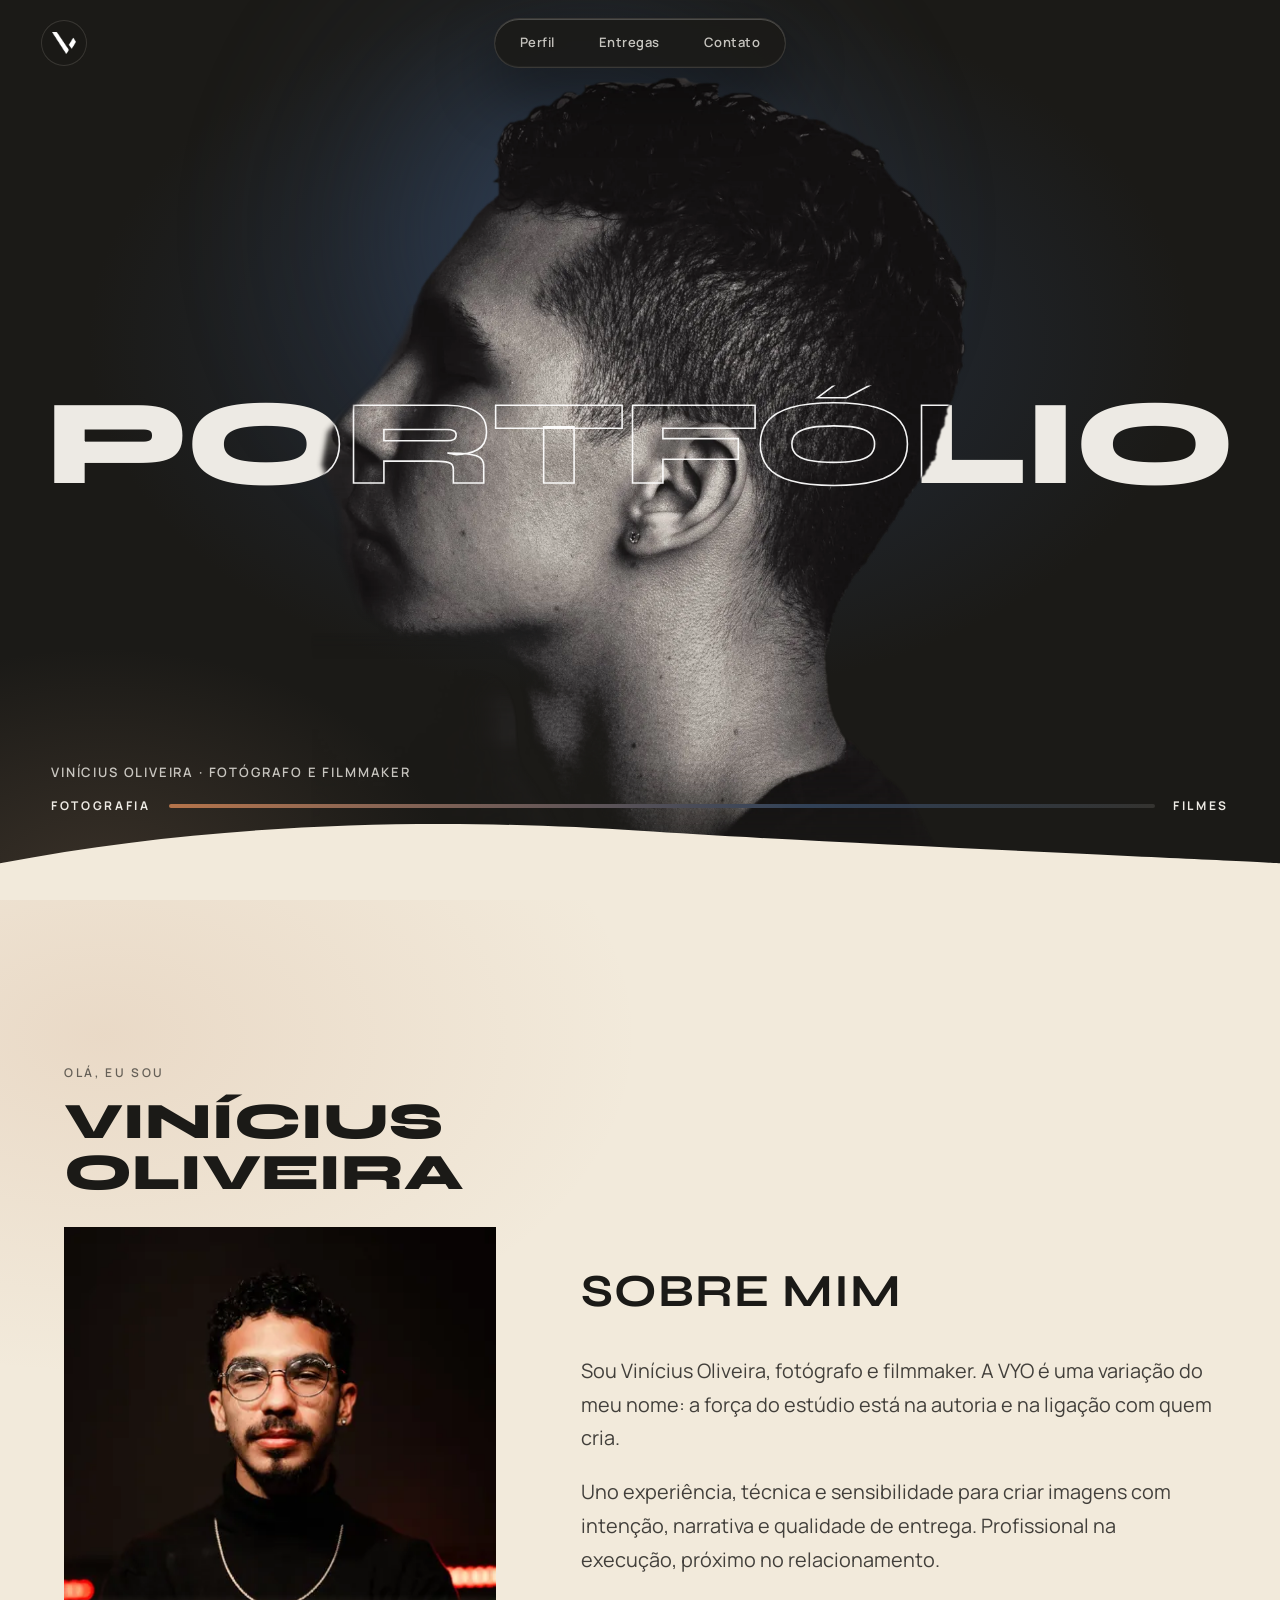
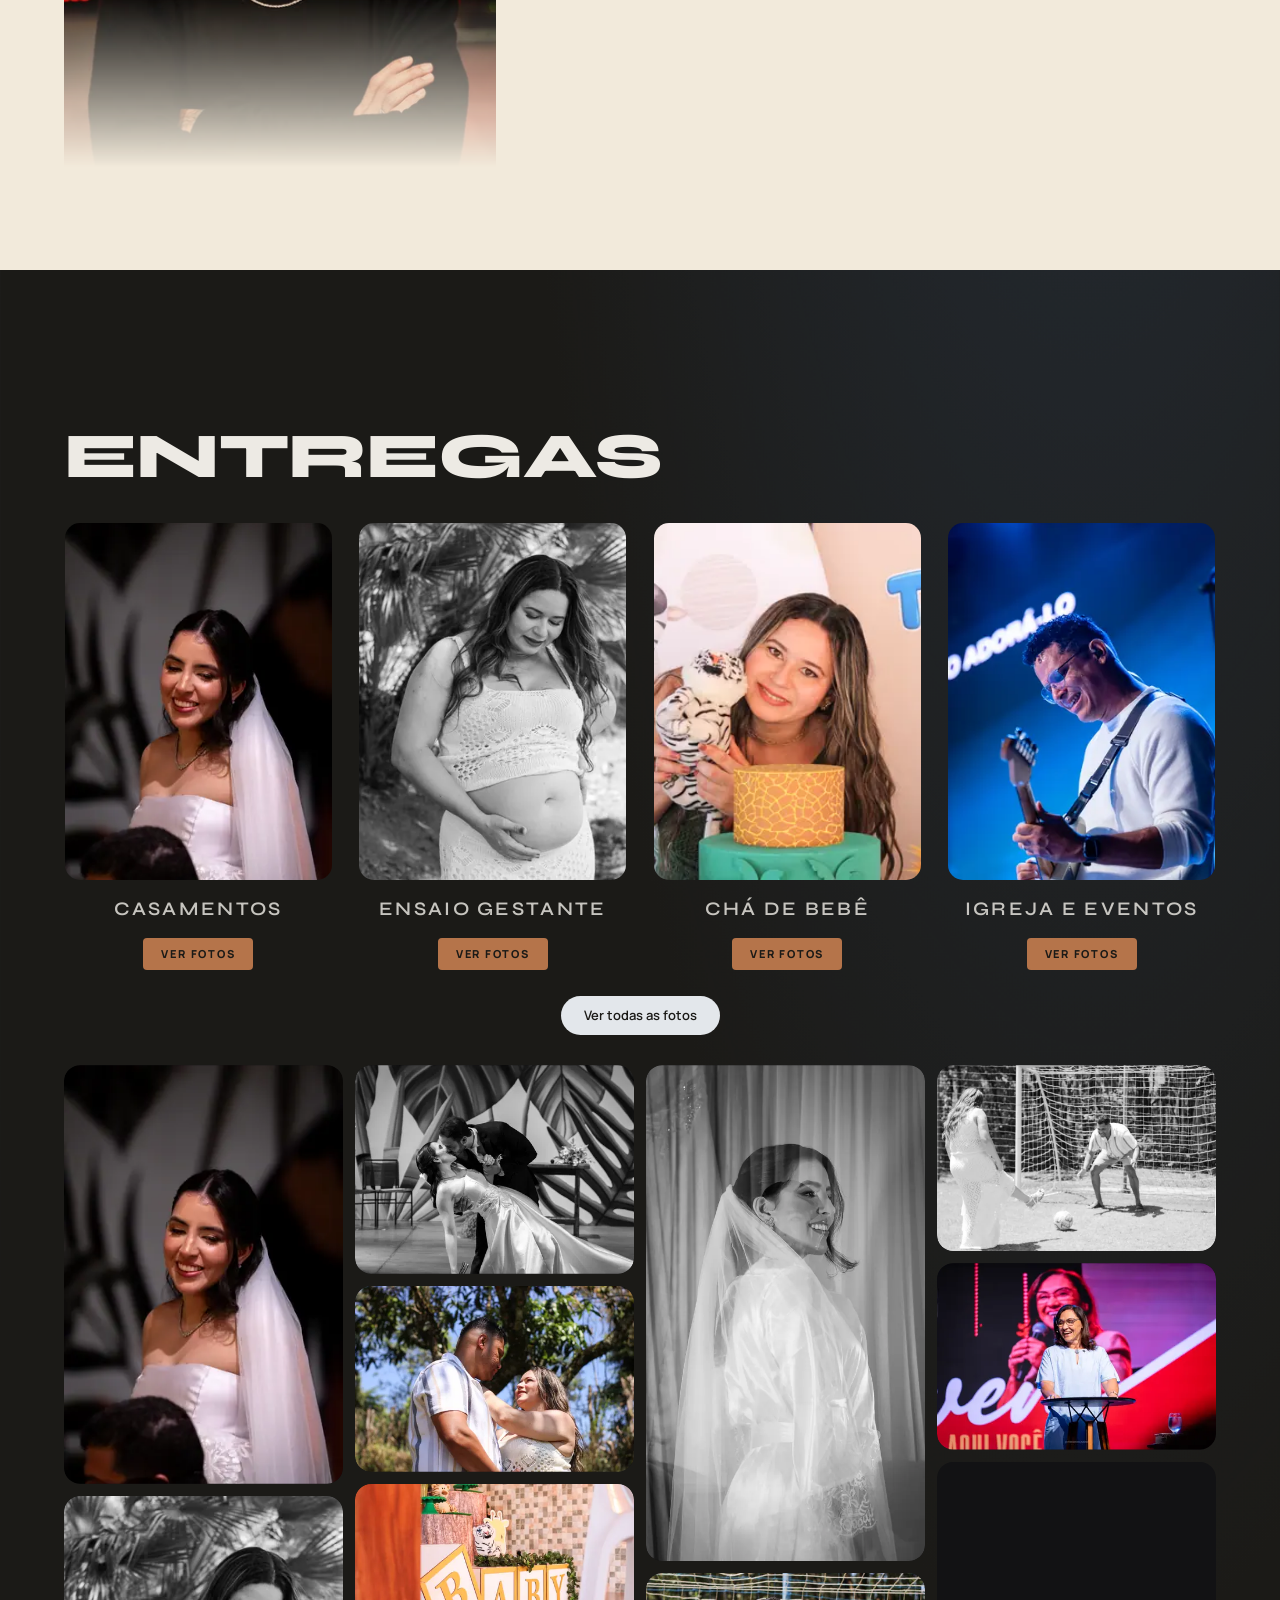
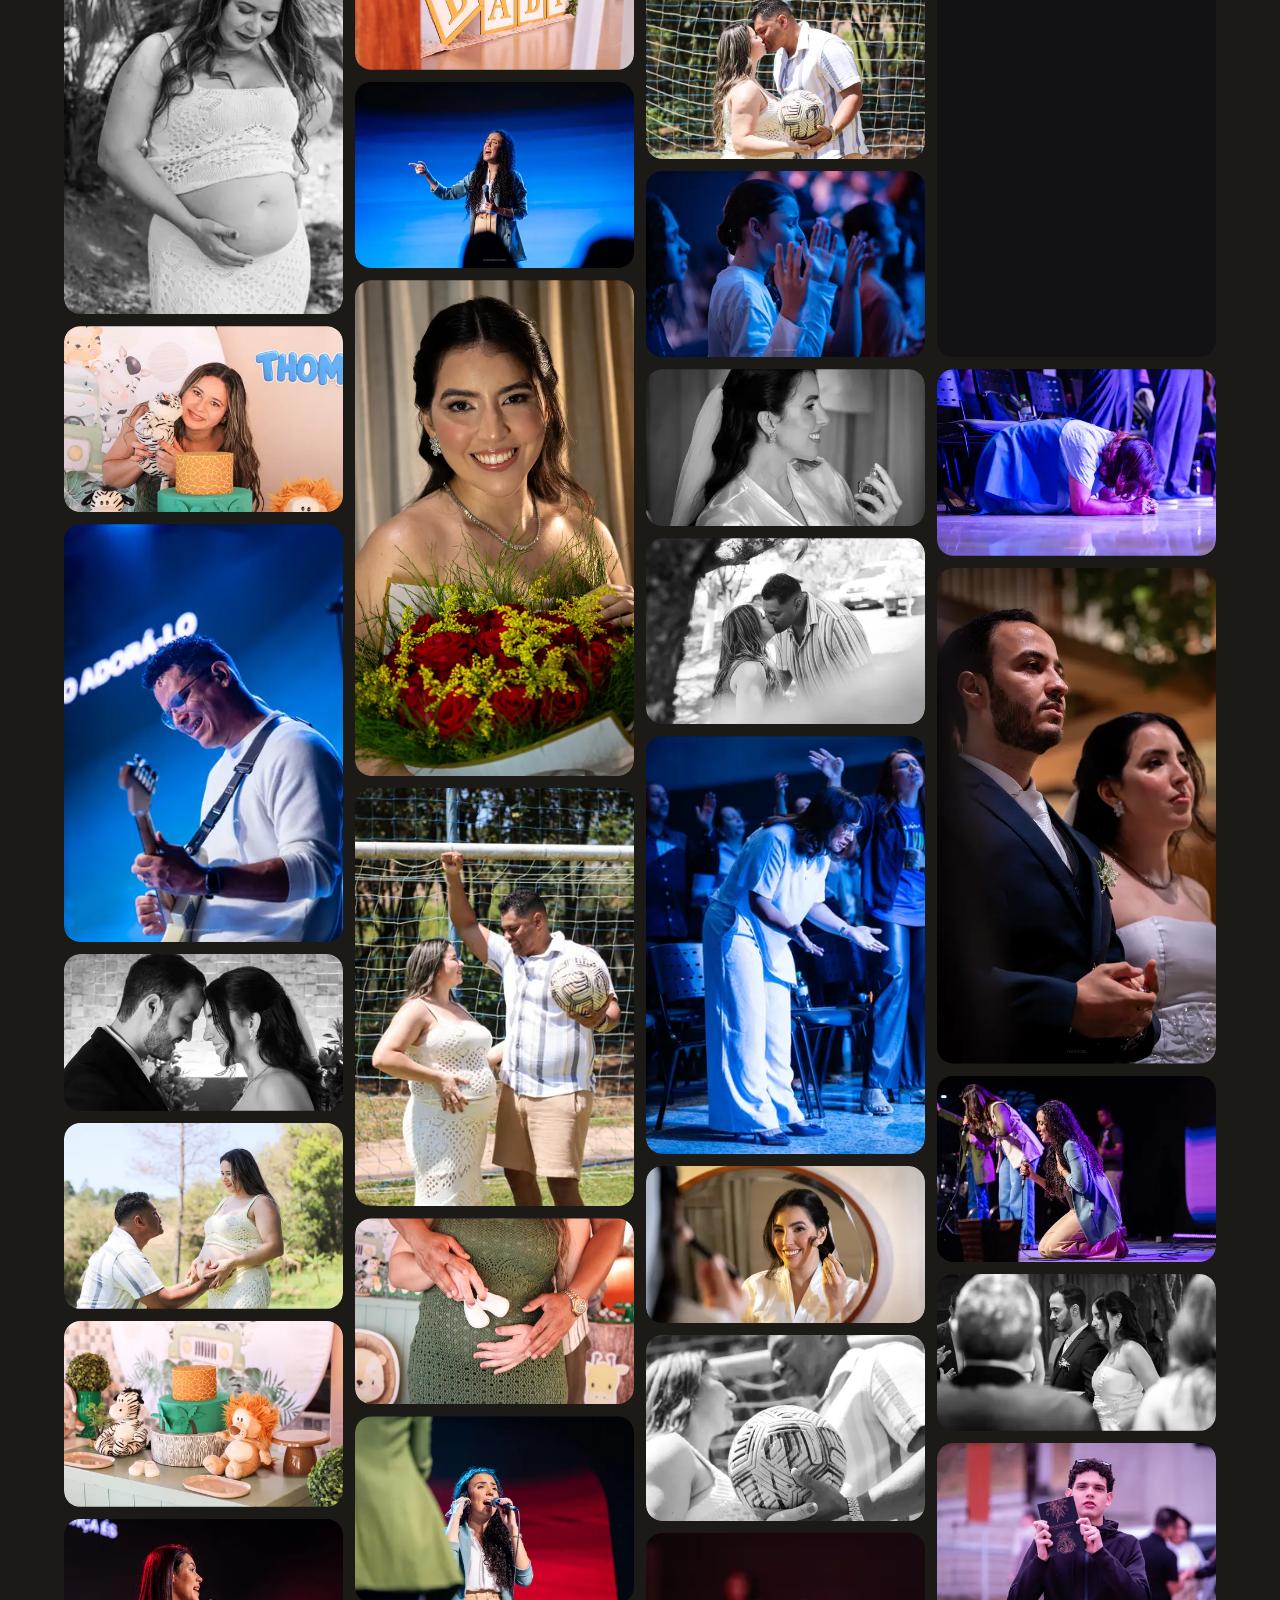
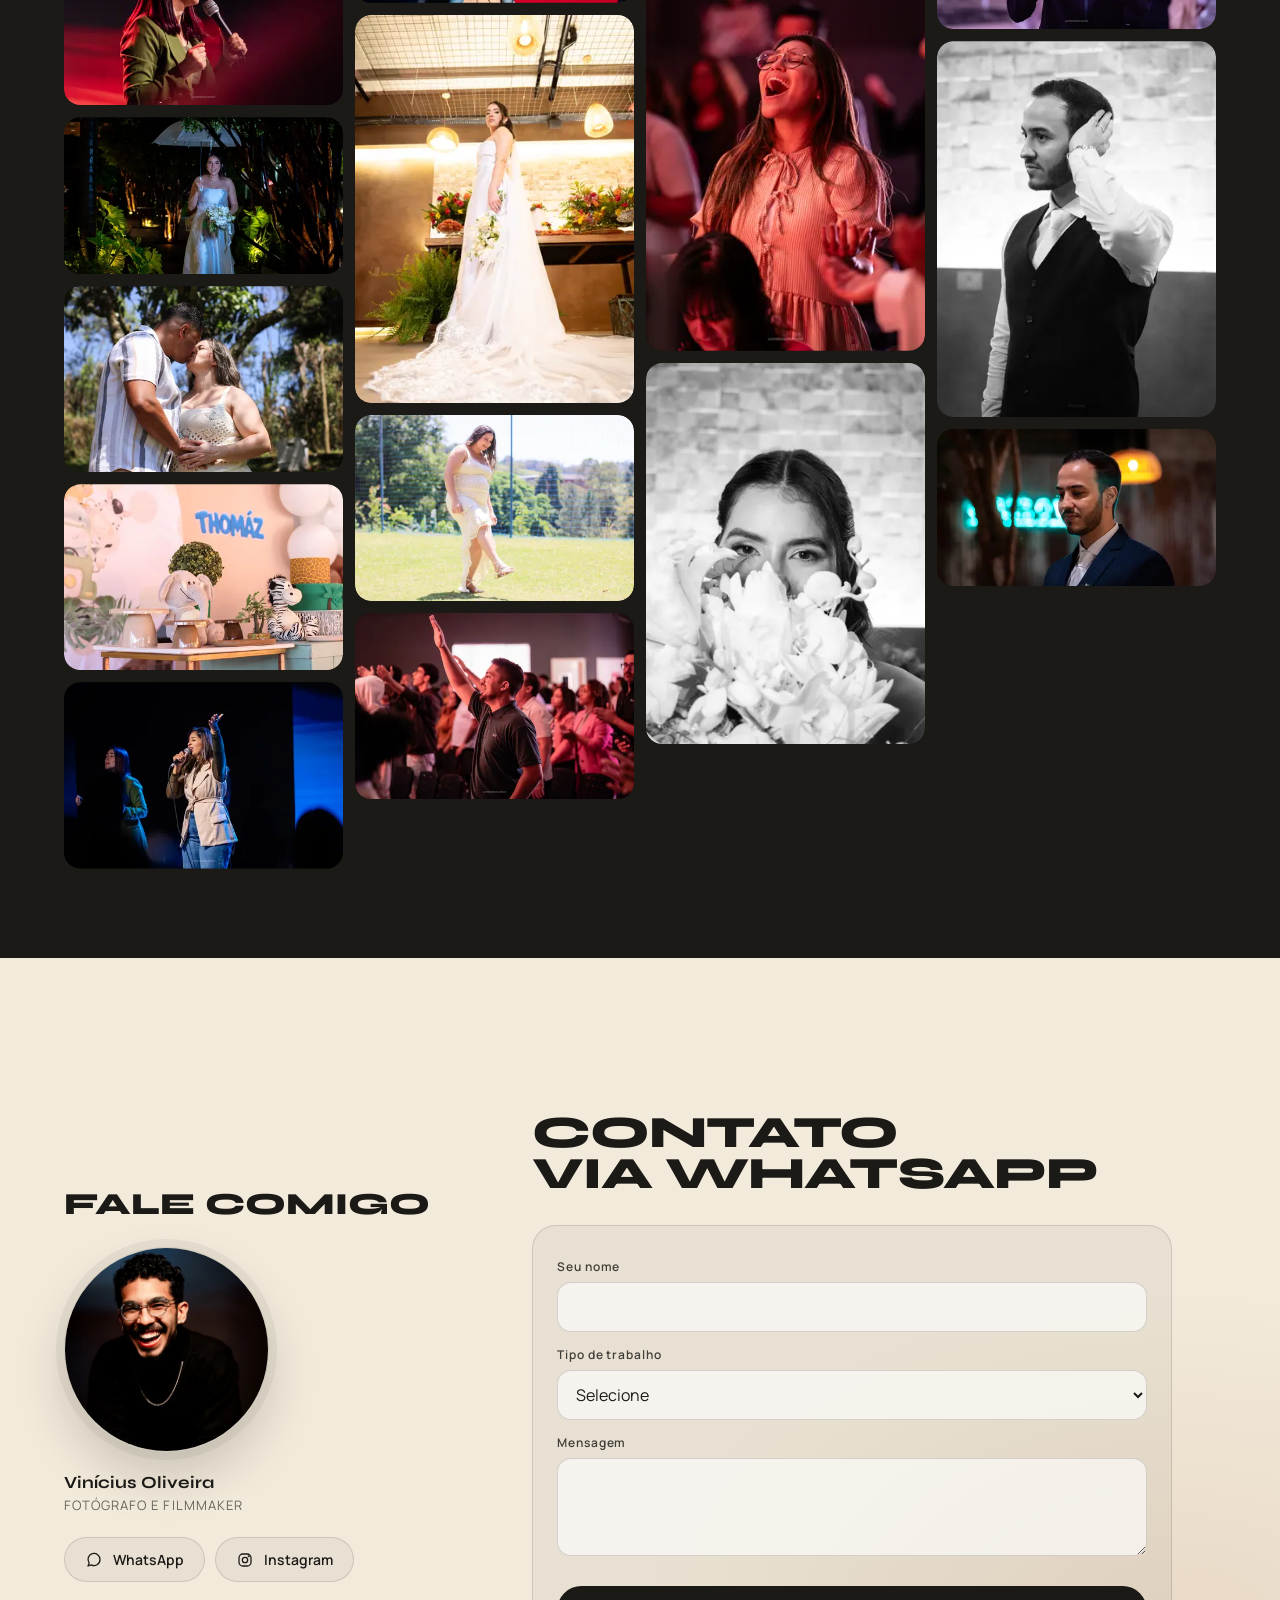
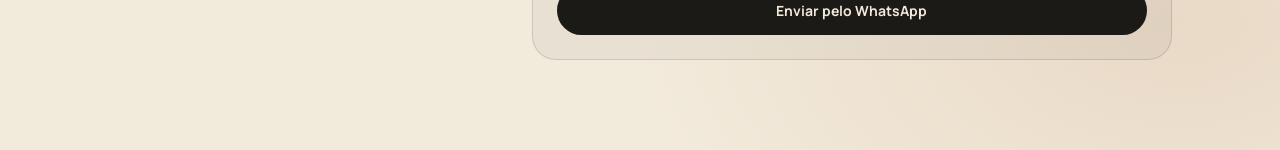
<file: index.html>
<!DOCTYPE html>
<html lang="pt-BR">
<head>
<meta charset="utf-8">
<meta name="viewport" content="width=device-width,initial-scale=1,viewport-fit=cover">
<title>VYO Studio — Portfólio · Fotografia e filmes</title>
<meta name="description" content="Portfólio de Vinícius Oliveira, fotógrafo e filmmaker: casamentos, ensaio gestante, chá de bebê, igreja e eventos.">
<meta name="theme-color" content="#1B1A17">
<link rel="icon" type="image/png" sizes="32x32" href="assets/brand/favicon-32.png">
<link rel="apple-touch-icon" href="assets/brand/favicon.png">
<link rel="stylesheet" href="assets/css/tokens.css">
<link rel="stylesheet" href="assets/css/glass.css">
<link rel="stylesheet" href="assets/css/portfolio.css">
<link rel="stylesheet" href="assets/css/recorte.css">
<link rel="stylesheet" href="assets/css/tema-creme.css">
</head>
<body class="pf">
<a class="skip" href="#main">Ir para o conteúdo</a>

<div class="stage" id="stage">

  <!-- barra: logo + abas -->
  <header class="bar" id="bar">
    <a class="bar__logo" href="#inicio" aria-label="VYO Studio, voltar à capa"><img src="assets/brand/vyo-simbolo-branco.png" alt="" width="40" height="37"></a>
    <nav class="tabs glass glass--pill" aria-label="Seções do portfólio">
      <a href="#perfil">Perfil</a>
      <a href="#projetos">Entregas</a>
      <a href="#contato">Contato</a>
    </nav>
  </header>

  <main id="main">

    <!-- ============ 01 CAPA ============ -->
    <section class="scr scr--capa" id="inicio" aria-labelledby="t-capa">
      <h1 id="t-capa" class="sr-only" tabindex="-1">Portfólio — Vinícius Oliveira, fotógrafo e filmmaker</h1>
      <div class="cv__aura" aria-hidden="true"></div>
      <div class="cv__halo" aria-hidden="true"></div>
      <!-- 1) palavra cheia, atrás do retrato -->
      <div class="cv__layer cv__layer--fill" aria-hidden="true"><div class="cv__word"><span><b>Port</b><b>fólio</b></span></div></div>
      <!-- 2) retrato recortado -->
      <img class="cv__cut" src="assets/img/sobre/vinicius-bw-recorte.webp" width="1004" height="1250" alt="Retrato em preto e branco de Vinícius Oliveira, fotógrafo e filmmaker, de perfil" fetchpriority="high">
      <!-- 3) mesma palavra só em contorno, visível apenas sobre o retrato -->
      <div class="cv__layer cv__layer--line" aria-hidden="true"><div class="cv__word"><span><b>Port</b><b>fólio</b></span></div></div>
      <div class="cv__foot">
        <div class="cv__meta"><span class="rise" style="--i:6">Vinícius Oliveira · Fotógrafo e filmmaker</span></div>
        <div class="cv__bar rise" style="--i:8"><span>Fotografia</span><i></i><span>Filmes</span></div>
      </div>
      <svg class="cv__curve" viewBox="0 0 1440 90" preserveAspectRatio="none" aria-hidden="true"><path d="M0 90V46C260 -6 520 -6 720 8s700 36 720 38v44z"/></svg>
    </section>

    <!-- ============ 02 PERFIL ============ -->
    <section class="scr scr--perfil" id="perfil" data-screen="perfil" aria-labelledby="t-perfil">
      <div class="scr__scroll">
        <div class="perfil">
          <div class="perfil__who">
            <p class="eyebrow mask"><span style="--i:0">Olá, eu sou</span></p>
            <h2 class="name mask" id="t-perfil" tabindex="-1"><span style="--i:1">Vinícius<br>Oliveira</span></h2>
            <div class="portrait" style="--i:2">
              <div class="portrait__glow" aria-hidden="true"></div>
              <img src="assets/img/sobre/vinicius-escuro-1000.webp" srcset="assets/img/sobre/vinicius-escuro-640.webp 427w, assets/img/sobre/vinicius-escuro-1000.webp 667w, assets/img/sobre/vinicius-escuro-1400.webp 933w" sizes="(max-width:860px) 70vw,30vw" width="667" height="1000" class="portrait__img" alt="Retrato de Vinícius Oliveira" loading="lazy" decoding="async">
            </div>
          </div>
          <div class="perfil__info">
            <h3 class="h mask"><span style="--i:1">Sobre mim</span></h3>
            <p class="about rise" style="--i:2">Sou Vinícius Oliveira, fotógrafo e filmmaker. A VYO é uma variação do meu nome: a força do estúdio está na autoria e na ligação com quem cria.</p>
            <p class="about rise" style="--i:3">Uno experiência, técnica e sensibilidade para criar imagens com intenção, narrativa e qualidade de entrega. Profissional na execução, próximo no relacionamento.</p>
          </div>
        </div>
      </div>
    </section>

    <!-- ============ 03 PROJETOS ============ -->
    <section class="scr scr--projetos" id="projetos" data-screen="projetos" aria-labelledby="t-proj">
      <div class="scr__scroll">
        <div class="proj">
          <div class="proj__head">
            <h2 class="title mask" id="t-proj" tabindex="-1"><span style="--i:0">Entregas</span></h2>
          </div>
          <div class="cats rise" style="--i:2" id="chips" role="group" aria-label="Escolher categoria"></div>
          <div class="mosaic" id="mosaic"></div>
        </div>
      </div>
    </section>

    <!-- ============ 04 CONTATO ============ -->
    <section class="scr scr--contato" id="contato" data-screen="contato" aria-labelledby="t-contato">
      <div class="scr__scroll">
        <div class="contato">
          <div class="contato__who">
            <h2 class="h2 mask" id="t-contato" tabindex="-1"><span style="--i:0">Fale comigo</span></h2>
            <div class="avatar rise" style="--i:1">
              <img src="assets/img/sobre/vinicius-sorriso-640.webp" srcset="assets/img/sobre/vinicius-sorriso-640.webp 427w, assets/img/sobre/vinicius-sorriso-1000.webp 667w, assets/img/sobre/vinicius-sorriso-1400.webp 933w" sizes="240px" width="427" height="640" class="avatar__img" alt="Vinícius Oliveira sorrindo" loading="lazy" decoding="async">
            </div>
            <p class="who rise" style="--i:2"><b>Vinícius Oliveira</b><span>Fotógrafo e filmmaker</span></p>
            <ul class="links rise" style="--i:3">
              <li><a class="glass glass--pill" data-contact="whatsapp" data-wa="Olá, Vinícius! Vi seu portfólio da VYO Studio e gostaria de conversar." href="#/contato"><svg viewBox="0 0 24 24" fill="none" stroke="currentColor" stroke-width="1.7" stroke-linecap="round" stroke-linejoin="round" aria-hidden="true"><path d="M20 11.5a8 8 0 0 1-11.8 7L4 20l1.5-4.1A8 8 0 1 1 20 11.5z"/></svg>WhatsApp</a></li>
              <li><a class="glass glass--pill" data-contact="instagram" href="#/contato"><svg viewBox="0 0 24 24" fill="none" stroke="currentColor" stroke-width="1.7" aria-hidden="true"><rect x="4" y="4" width="16" height="16" rx="5"/><circle cx="12" cy="12" r="3.6"/><circle cx="17" cy="7" r=".6" fill="currentColor"/></svg>Instagram</a></li>
            </ul>
          </div>
          <div class="contato__main">
            <p class="thanks mask" aria-hidden="true"><span style="--i:1">Contato<br>via WhatsApp</span></p>
            <form class="form glass rise" style="--i:4" id="form" novalidate>
              <label for="f-nome">Seu nome</label>
              <input id="f-nome" name="nome" autocomplete="name" required>
              <label for="f-tipo">Tipo de trabalho</label>
              <select id="f-tipo" name="tipo" required>
                <option value="">Selecione</option>
                <option>Casamento</option><option>Ensaio gestante</option><option>Chá de bebê</option><option>Igreja ou evento</option><option>Marca ou empresa</option><option>Outro</option>
              </select>
              <label for="f-msg">Mensagem</label>
              <textarea id="f-msg" name="msg" rows="3" required></textarea>
              <p class="err" id="ferr" role="alert"></p>
              <button class="btn" type="submit">Enviar pelo WhatsApp</button>
            </form>
          </div>
        </div>
      </div>
    </section>
  </main>

  <!-- lightbox -->
  <div class="lb" id="lb" role="dialog" aria-modal="true" aria-label="Foto ampliada">
    <button class="lb__x glass glass--pill" id="lbX" aria-label="Fechar">✕</button>
    <button class="lb__n lb__n--p glass glass--pill" id="lbP" aria-label="Foto anterior">←</button>
    <button class="lb__n lb__n--n glass glass--pill" id="lbN" aria-label="Próxima foto">→</button>
    <figure class="lb__fig"><img id="lbImg" alt=""><figcaption id="lbCap"></figcaption></figure>
  </div>
  <div class="toast glass glass--pill glass--strong" id="toast" role="status" aria-live="polite"></div>
</div>

<script src="assets/js/config.js"></script>
<script src="assets/js/gallery-data.js"></script>
<script src="assets/js/portfolio.js"></script>
</body>
</html>
</file>
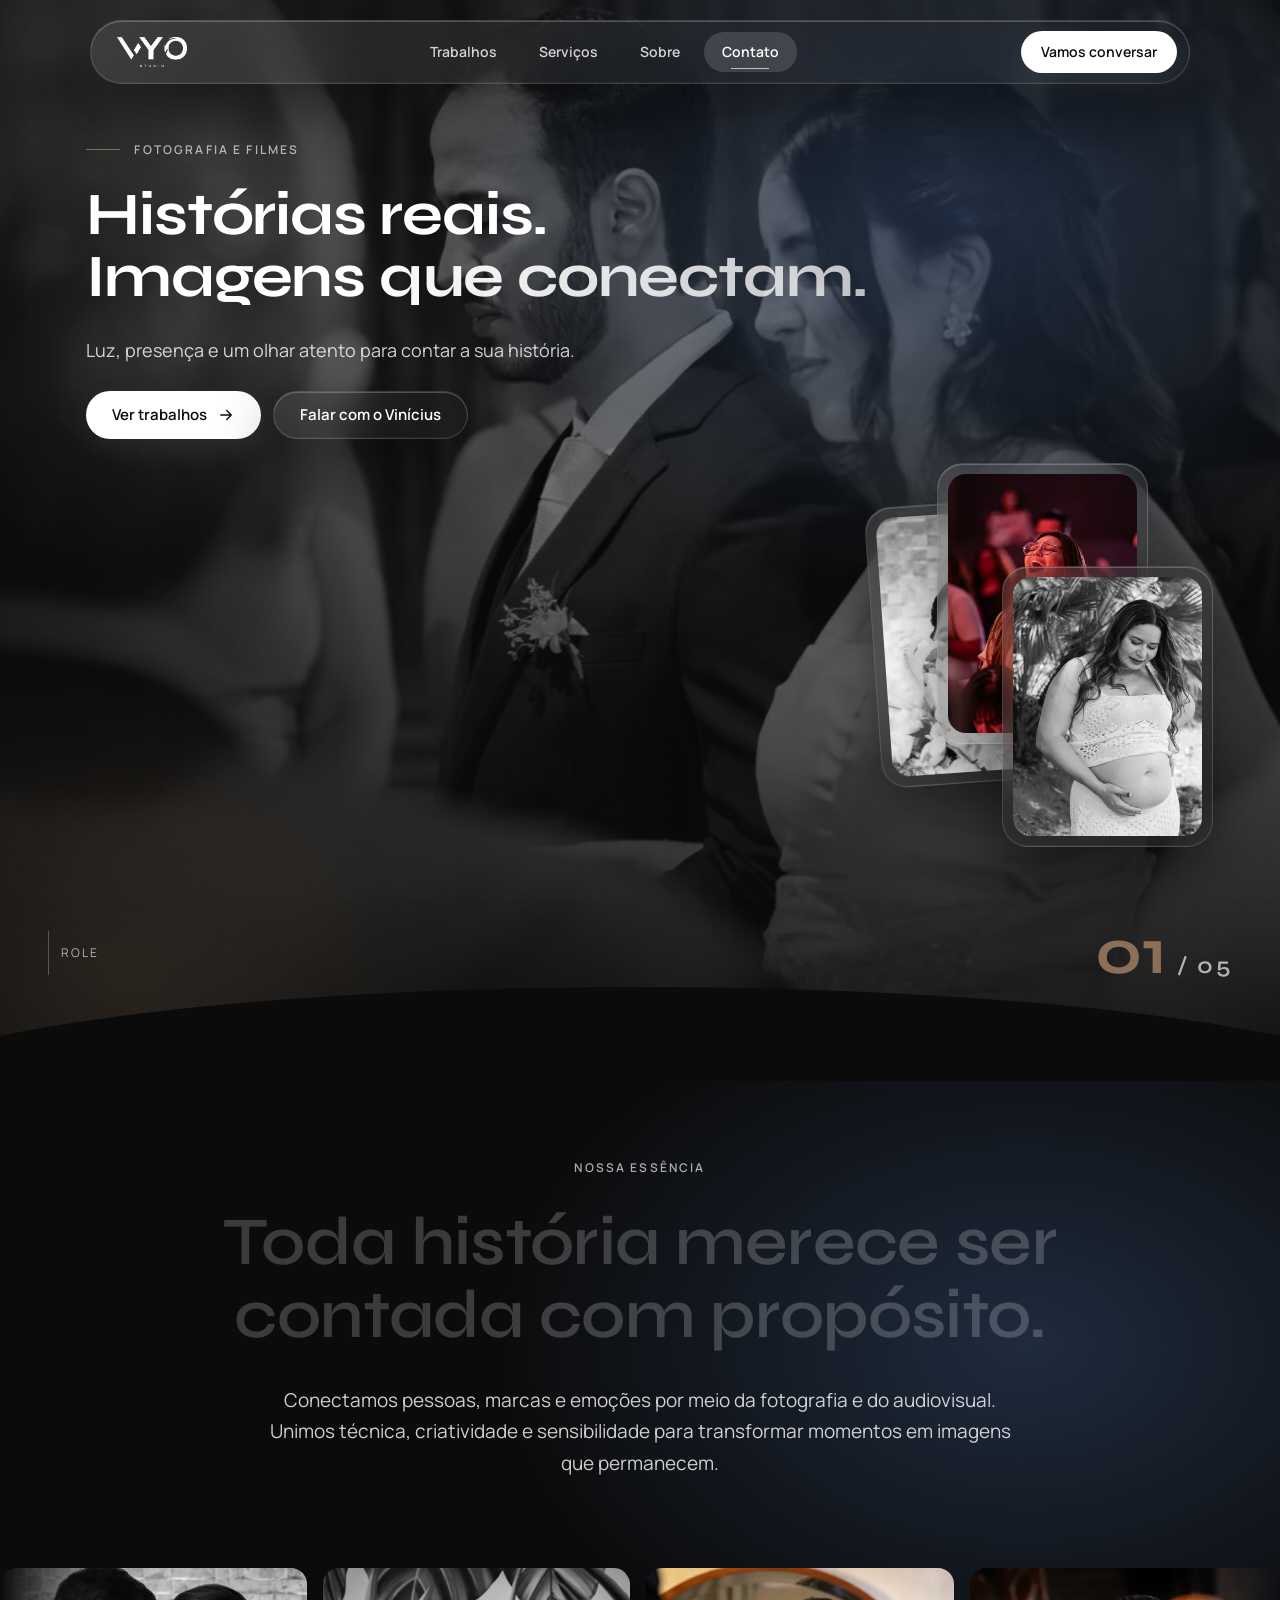
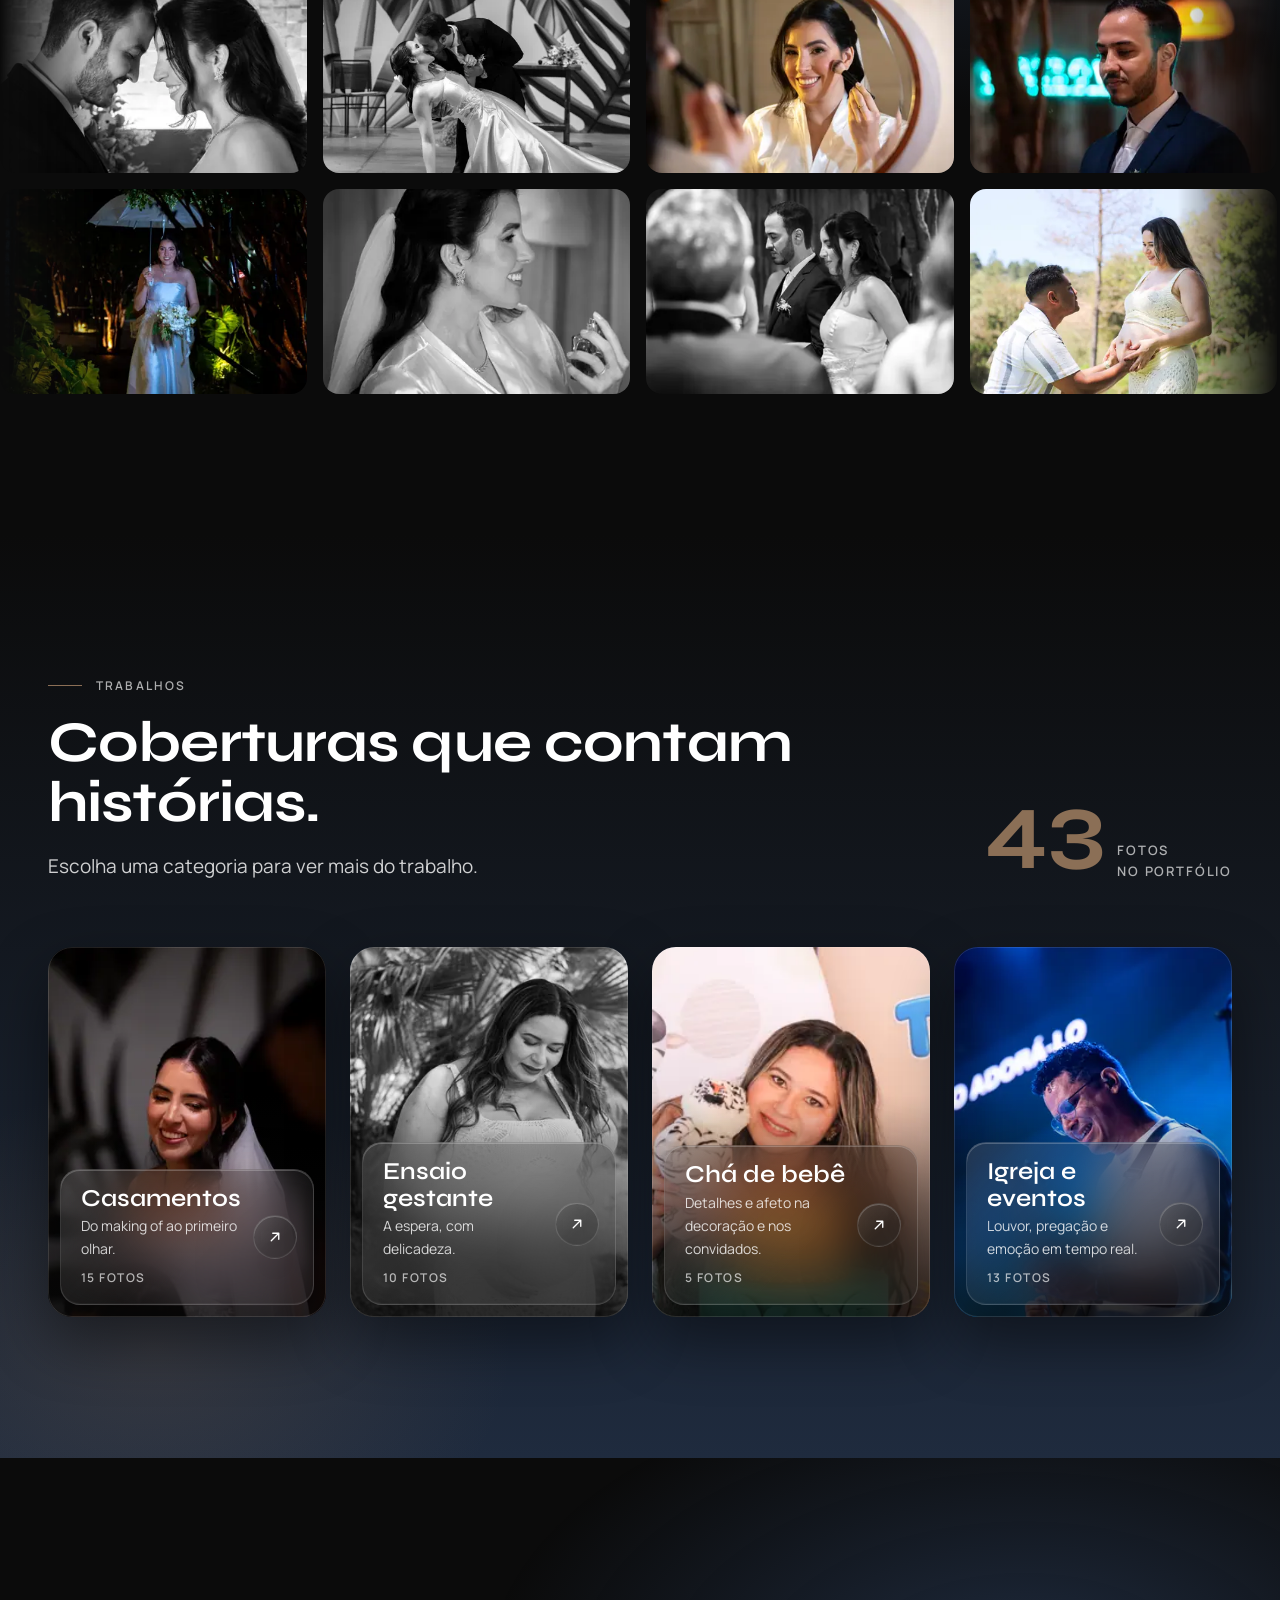
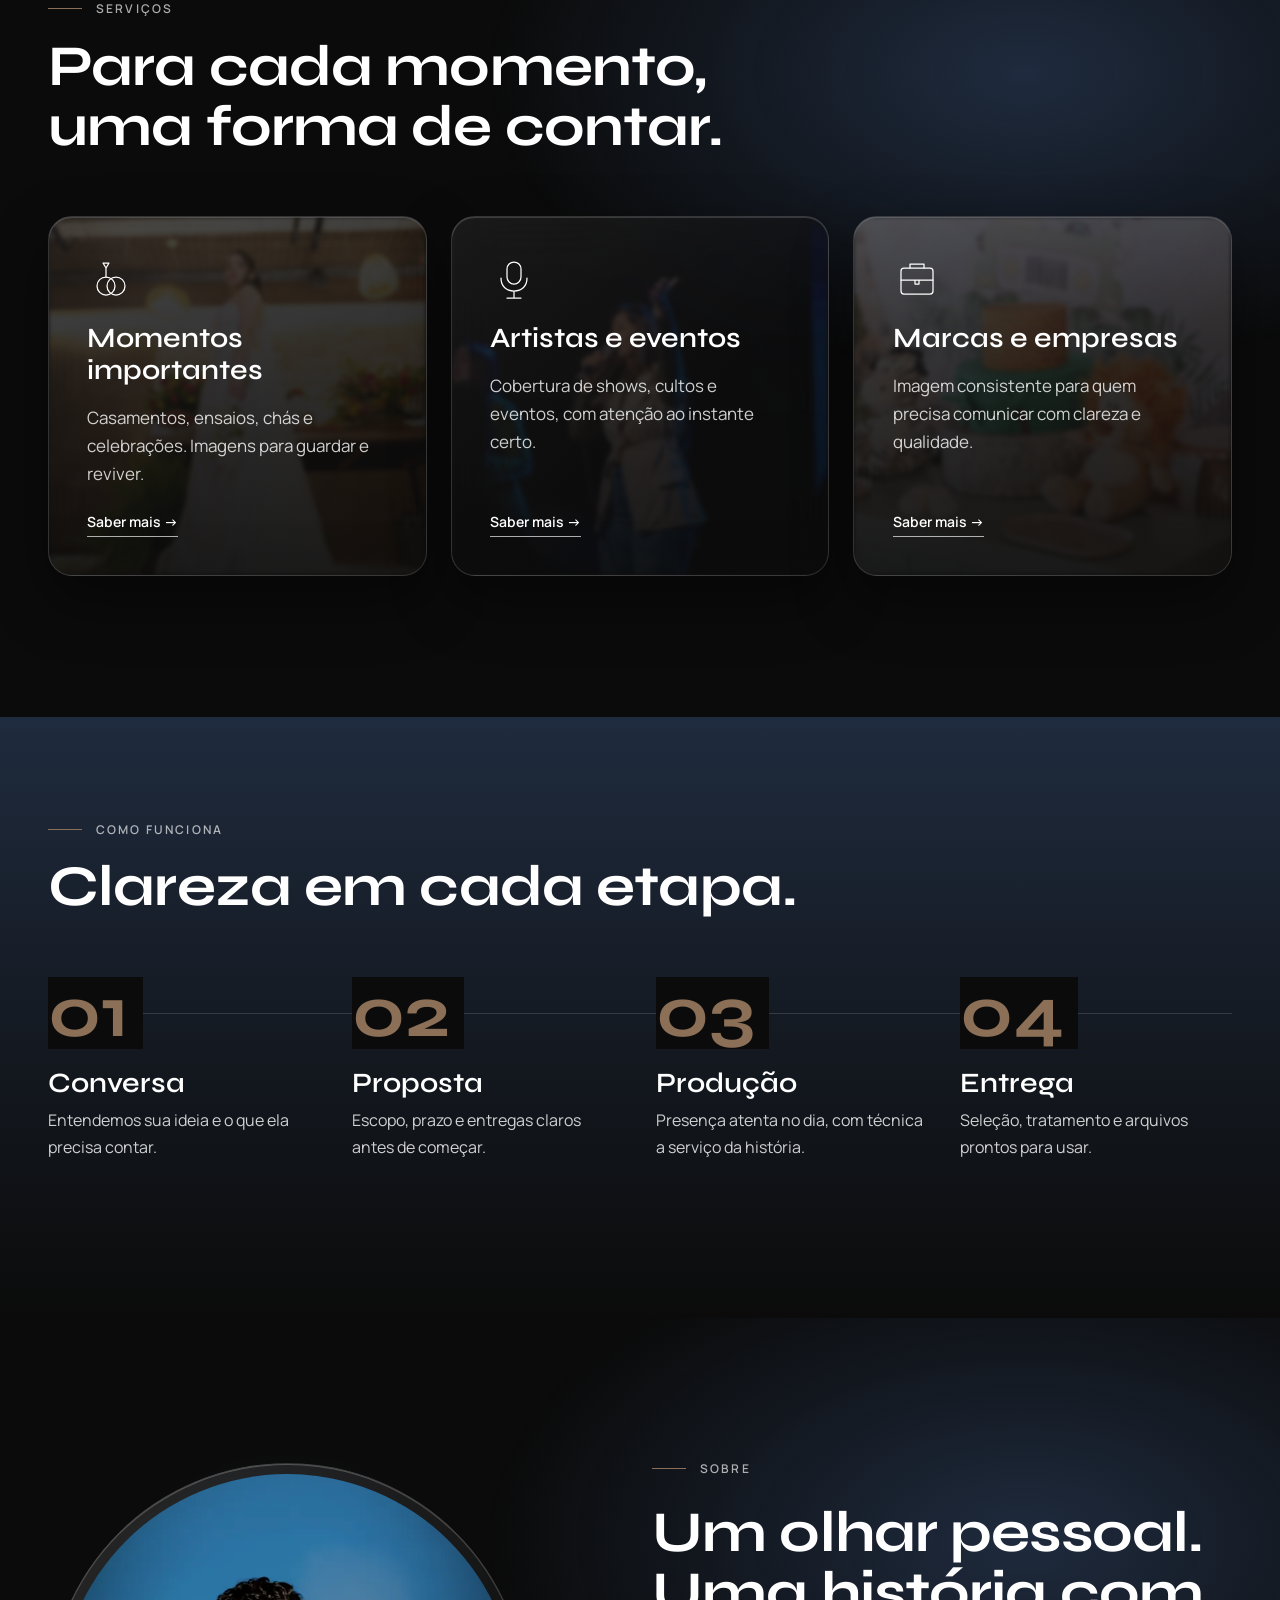
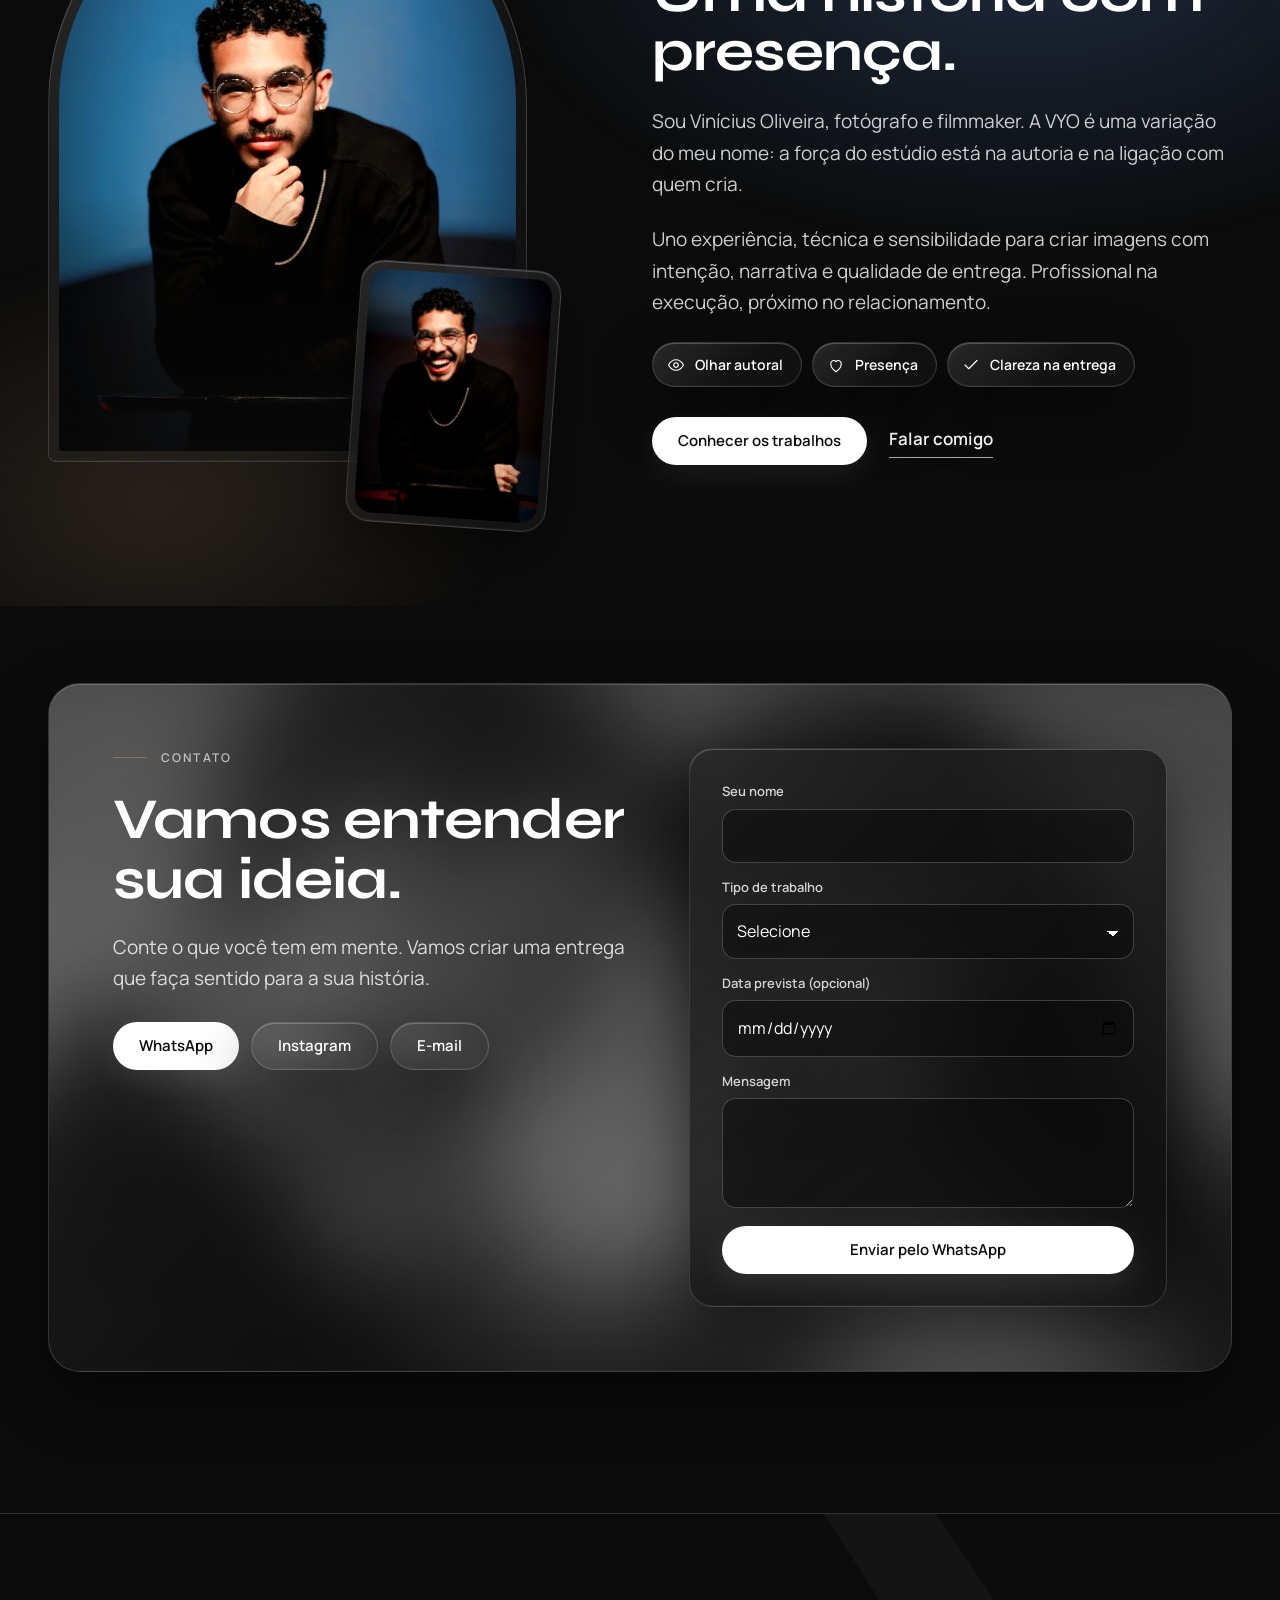
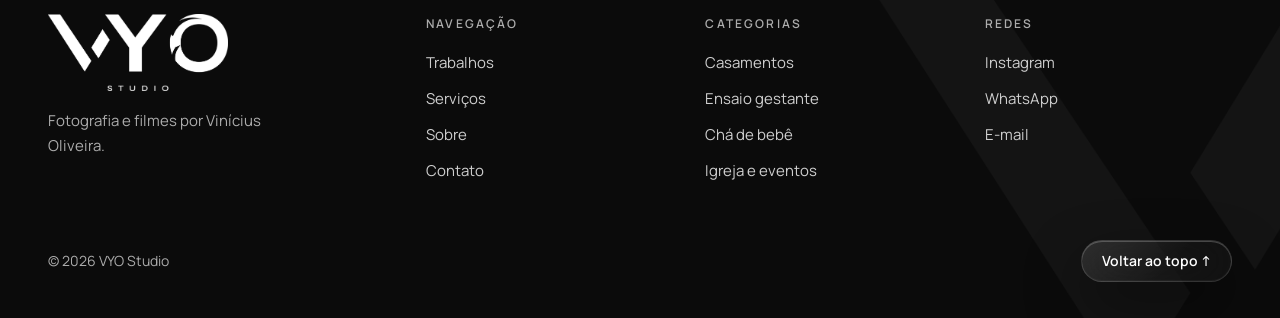
<file: site.html>
<!DOCTYPE html>
<html lang="pt-BR">
<head>
<meta charset="utf-8">
<meta name="viewport" content="width=device-width,initial-scale=1,viewport-fit=cover">
<title>VYO Studio | Fotografia e filmes por Vinícius Oliveira</title>
<meta name="description" content="Histórias reais. Imagens que conectam. Fotografia e filmes por Vinícius Oliveira: casamentos, ensaios, chás de bebê, eventos e igrejas.">
<meta name="theme-color" content="#0B0B0B">
<meta property="og:type" content="website">
<meta property="og:title" content="VYO Studio | Fotografia e filmes">
<meta property="og:description" content="Histórias reais. Imagens que conectam.">
<meta property="og:image" content="assets/img/casamentos/casamento-02-1600.webp">
<meta property="og:locale" content="pt_BR">
<link rel="icon" type="image/png" sizes="32x32" href="assets/brand/favicon-32.png">
<link rel="apple-touch-icon" href="assets/brand/favicon.png">
<link rel="stylesheet" href="assets/css/tokens.css">
<link rel="stylesheet" href="assets/css/glass.css">
<link rel="stylesheet" href="assets/css/site.css">
</head>
<body>
<a class="skip" href="#main">Ir para o conteúdo</a>

<div class="pre" id="pre" aria-hidden="true"><img src="assets/brand/vyo-simbolo-branco.png" alt="" width="72" height="67"></div>

<div id="app">
<!-- ============ HEADER ============ -->
<header class="header glass glass--pill" id="header">
  <a class="brand" href="#inicio" aria-label="VYO Studio, ir para o início"><img src="assets/brand/vyo-studio-branco.png" alt="VYO Studio" width="70" height="30"></a>
  <nav class="nav" id="nav" aria-label="Principal">
    <a href="#trabalhos">Trabalhos</a>
    <a href="#servicos">Serviços</a>
    <a href="#sobre">Sobre</a>
    <a href="#contato">Contato</a>
    <a class="btn btn--primary nav__cta" data-wa="Olá, Vinícius! Vi seu portfólio da VYO Studio e gostaria de conversar." href="#contato">Vamos conversar</a>
  </nav>
  <div class="header__cta">
    <a class="btn btn--primary btn--sm" data-wa="Olá, Vinícius! Vi seu portfólio da VYO Studio e gostaria de conversar." href="#contato">Vamos conversar</a>
    <button class="menu-btn glass glass--pill" id="menuBtn" aria-label="Abrir menu" aria-expanded="false" aria-controls="nav"><span></span></button>
  </div>
</header>

<main id="main">
<!-- ============ HERO ============ -->
<section class="hero" id="inicio" aria-label="Apresentação">
  <div class="hero__bg" id="heroBg">
    <img src="assets/img/casamentos/casamento-13-1600.webp" srcset="assets/img/casamentos/casamento-13-480.webp 480w, assets/img/casamentos/casamento-13-960.webp 960w, assets/img/casamentos/casamento-13-1600.webp 1600w" sizes="100vw" width="1600" height="900" class="hero__slide is-on" alt="Cerimônia com convidados, em preto e branco" fetchpriority="high">
    <img src="assets/img/casamentos/casamento-02-1600.webp" srcset="assets/img/casamentos/casamento-02-480.webp 480w, assets/img/casamentos/casamento-02-960.webp 960w, assets/img/casamentos/casamento-02-1600.webp 1600w" sizes="100vw" width="1600" height="900" class="hero__slide" alt="Casal com as testas encostadas, em preto e branco" loading="lazy" decoding="async">
    <img src="assets/img/ensaio-gestante/ensaio-09-1600.webp" srcset="assets/img/ensaio-gestante/ensaio-09-480.webp 480w, assets/img/ensaio-gestante/ensaio-09-960.webp 960w, assets/img/ensaio-gestante/ensaio-09-1600.webp 1600w" sizes="100vw" width="1600" height="1067" class="hero__slide" alt="Casal com a bola, em preto e branco" loading="lazy" decoding="async">
    <img src="assets/img/igreja-eventos/igreja-11-1600.webp" srcset="assets/img/igreja-eventos/igreja-11-480.webp 480w, assets/img/igreja-eventos/igreja-11-960.webp 960w, assets/img/igreja-eventos/igreja-11-1600.webp 1600w" sizes="100vw" width="1600" height="1069" class="hero__slide" alt="Mulher ajoelhada no palco durante o louvor" loading="lazy" decoding="async">
    <img src="assets/img/cha-de-bebe/cha-05-1600.webp" srcset="assets/img/cha-de-bebe/cha-05-480.webp 480w, assets/img/cha-de-bebe/cha-05-960.webp 960w, assets/img/cha-de-bebe/cha-05-1600.webp 1600w" sizes="100vw" width="1600" height="1067" class="hero__slide" alt="Mãos na barriga segurando sapatinhos de bebê" loading="lazy" decoding="async">
  </div>
  <div class="hero__shade"></div>
  <div class="hero__aura"></div>
  <p class="hero__vertical" aria-hidden="true">Portfólio 2026</p>

  <div class="container hero__grid">
    <div class="hero__copy">
      <p class="eyebrow rv">Fotografia e filmes</p>
      <h1 class="display hero__title">
        <span class="ln"><span>Histórias reais.</span></span>
        <span class="ln"><span>Imagens que conectam.</span></span>
      </h1>
      <p class="hero__sub rv" style="--d:3">Luz, presença e um olhar atento para contar a sua história.</p>
      <div class="hero__actions rv" style="--d:4">
        <a class="btn btn--primary" href="#trabalhos" data-magnet>Ver trabalhos
          <svg viewBox="0 0 24 24" fill="none" stroke="currentColor" stroke-width="1.8" stroke-linecap="round" stroke-linejoin="round" aria-hidden="true"><path d="M5 12h14M13 6l6 6-6 6"/></svg></a>
        <a class="btn btn--glass glass glass--pill" data-wa="Olá, Vinícius! Vi seu portfólio da VYO Studio e gostaria de conversar." href="#contato" data-magnet>Falar com o Vinícius</a>
      </div>
    </div>
    <div class="hero__stack" id="heroStack" aria-hidden="true">
      <div class="glass c1"><img src="assets/img/casamentos/casamento-10-480.webp" srcset="assets/img/casamentos/casamento-10-480.webp 351w, assets/img/casamentos/casamento-10-960.webp 702w, assets/img/casamentos/casamento-10-1600.webp 1170w" sizes="220px" width="351" height="480" alt="" loading="lazy" decoding="async"></div>
      <div class="glass c2"><img src="assets/img/igreja-eventos/igreja-09-480.webp" srcset="assets/img/igreja-eventos/igreja-09-480.webp 321w, assets/img/igreja-eventos/igreja-09-960.webp 641w, assets/img/igreja-eventos/igreja-09-1600.webp 1069w" sizes="220px" width="321" height="480" alt="" loading="lazy" decoding="async"></div>
      <div class="glass c3"><img src="assets/img/ensaio-gestante/ensaio-01-480.webp" srcset="assets/img/ensaio-gestante/ensaio-01-480.webp 320w, assets/img/ensaio-gestante/ensaio-01-960.webp 640w, assets/img/ensaio-gestante/ensaio-01-1600.webp 1067w" sizes="220px" width="320" height="480" alt="" loading="lazy" decoding="async"></div>
    </div>
  </div>

  <div class="hero__foot">
    <div class="container">
      <div class="scrollcue" aria-hidden="true"><i></i><span>Role</span></div>
      <div class="counter" aria-hidden="true"><b id="heroNum">01</b><small>/ 05</small></div>
    </div>
  </div>
  <svg class="hero__curve" viewBox="0 0 1440 110" preserveAspectRatio="none" aria-hidden="true"><path d="M0,110 L0,60 C360,-10 1080,-10 1440,60 L1440,110 Z" fill="#0B0B0B"/></svg>
</section>

<!-- ============ MANIFESTO ============ -->
<section class="sec manifesto" id="essencia" aria-labelledby="manifesto-t" style="padding-top:clamp(40px,6vw,80px)">
  <div class="sec__aura-b"></div>
  <div class="container">
    <p class="eyebrow rv">Nossa essência</p>
    <h2 class="manifesto__txt" id="manifesto-t" data-words>Toda história merece ser contada com propósito.</h2>
    <p class="lead rv">Conectamos pessoas, marcas e emoções por meio da fotografia e do audiovisual. Unimos técnica, criatividade e sensibilidade para transformar momentos em imagens que permanecem.</p>
  </div>
  <div class="marquee" aria-hidden="true" id="marquee"></div>
</section>

<!-- ============ TRABALHOS ============ -->
<section class="sec sec--azul" id="trabalhos" aria-labelledby="trab-t">
  <div class="sec__aura-t"></div>
  <div class="container">
    <div class="sec__head">
      <div>
        <p class="eyebrow rv">Trabalhos</p>
        <h2 class="h2 rv" id="trab-t" style="--d:1">Coberturas que contam histórias.</h2>
        <p class="lead rv" style="--d:2;margin-top:18px">Escolha uma categoria para ver mais do trabalho.</p>
      </div>
      <div class="total rv" style="--d:2"><span class="num" id="totalFotos" data-count="0">0</span><small>fotos<br>no portfólio</small></div>
    </div>
    <div class="cards" id="cards"></div>
  </div>
</section>

<!-- ============ FILMES (opcional) ============ -->
<section class="sec filmes" id="filmes" hidden aria-labelledby="filmes-t">
  <div class="container">
    <p class="eyebrow">Filmes</p>
    <h2 class="h2" id="filmes-t" style="margin:18px 0 12px">Em movimento.</h2>
    <p class="lead" style="margin-bottom:36px">Filmes e conteúdo com a mesma intenção da fotografia.</p>
    <div class="filmes__grid">
      <div class="player glass glass--azul"><button class="player__play glass glass--pill" aria-label="Assistir ao filme"><svg viewBox="0 0 24 24" fill="currentColor"><path d="M7 4l13 8-13 8z"/></svg></button></div>
      <div class="player glass glass--azul"></div>
    </div>
  </div>
</section>

<!-- ============ SERVIÇOS ============ -->
<section class="sec" id="servicos" aria-labelledby="serv-t">
  <div class="sec__aura-b"></div>
  <div class="container">
    <p class="eyebrow rv">Serviços</p>
    <h2 class="h2 rv" id="serv-t" style="margin:18px 0 clamp(36px,5vw,60px);--d:1;max-width:18ch">Para cada momento, uma forma de contar.</h2>
    <div class="serv">
      <article class="serv__card glass rv" style="--d:1">
        <img src="assets/img/casamentos/casamento-06-960.webp" srcset="assets/img/casamentos/casamento-06-480.webp 345w, assets/img/casamentos/casamento-06-960.webp 690w, assets/img/casamentos/casamento-06-1600.webp 1150w" sizes="(max-width:900px) 100vw,33vw" width="690" height="960" alt="" loading="lazy" decoding="async">
        <div class="ico" aria-hidden="true"><svg viewBox="0 0 48 48"><circle cx="19" cy="30" r="9"/><circle cx="29" cy="30" r="9"/><path d="M19 12l-3-5h6zM19 12v9"/></svg></div>
        <h3 class="h3">Momentos importantes</h3>
        <p>Casamentos, ensaios, chás e celebrações. Imagens para guardar e reviver.</p>
        <a class="more" data-wa="Olá, Vinícius! Gostaria de saber mais sobre fotografia para momentos importantes (casamento, ensaio, chá ou celebração)." href="#contato">Saber mais →</a>
      </article>
      <article class="serv__card glass rv" style="--d:2">
        <img src="assets/img/igreja-eventos/igreja-03-960.webp" srcset="assets/img/igreja-eventos/igreja-03-480.webp 480w, assets/img/igreja-eventos/igreja-03-960.webp 960w, assets/img/igreja-eventos/igreja-03-1600.webp 1600w" sizes="(max-width:900px) 100vw,33vw" width="960" height="641" alt="" loading="lazy" decoding="async">
        <div class="ico" aria-hidden="true"><svg viewBox="0 0 48 48"><rect x="17" y="6" width="14" height="22" rx="7"/><path d="M11 22c0 8 5 13 13 13s13-5 13-13M24 35v7M17 42h14"/></svg></div>
        <h3 class="h3">Artistas e eventos</h3>
        <p>Cobertura de shows, cultos e eventos, com atenção ao instante certo.</p>
        <a class="more" data-wa="Olá, Vinícius! Gostaria de saber mais sobre cobertura de eventos." href="#contato">Saber mais →</a>
      </article>
      <article class="serv__card glass rv" style="--d:3">
        <img src="assets/img/cha-de-bebe/cha-02-960.webp" srcset="assets/img/cha-de-bebe/cha-02-480.webp 480w, assets/img/cha-de-bebe/cha-02-960.webp 960w, assets/img/cha-de-bebe/cha-02-1600.webp 1600w" sizes="(max-width:900px) 100vw,33vw" width="960" height="640" alt="" loading="lazy" decoding="async">
        <div class="ico" aria-hidden="true"><svg viewBox="0 0 48 48"><rect x="8" y="12" width="32" height="26" rx="3"/><path d="M17 12V8h14v4M8 24h32M22 24v4h4v-4"/></svg></div>
        <h3 class="h3">Marcas e empresas</h3>
        <p>Imagem consistente para quem precisa comunicar com clareza e qualidade.</p>
        <a class="more" data-wa="Olá, Vinícius! Gostaria de saber mais sobre fotografia e vídeo para marcas e empresas." href="#contato">Saber mais →</a>
      </article>
    </div>
  </div>
</section>

<!-- ============ PROCESSO ============ -->
<section class="sec sec--azul-rev" id="processo" aria-labelledby="proc-t" style="padding-top:clamp(60px,8vw,110px)">
  <div class="container">
    <p class="eyebrow rv">Como funciona</p>
    <h2 class="h2 rv" id="proc-t" style="margin-top:18px;--d:1">Clareza em cada etapa.</h2>
    <ol class="steps rv" id="steps" style="list-style:none;padding:0;--d:2">
      <li class="step"><span class="num" aria-hidden="true">01</span><h3 class="h3">Conversa</h3><p>Entendemos sua ideia e o que ela precisa contar.</p></li>
      <li class="step"><span class="num" aria-hidden="true">02</span><h3 class="h3">Proposta</h3><p>Escopo, prazo e entregas claros antes de começar.</p></li>
      <li class="step"><span class="num" aria-hidden="true">03</span><h3 class="h3">Produção</h3><p>Presença atenta no dia, com técnica a serviço da história.</p></li>
      <li class="step"><span class="num" aria-hidden="true">04</span><h3 class="h3">Entrega</h3><p>Seleção, tratamento e arquivos prontos para usar.</p></li>
    </ol>
  </div>
</section>

<!-- ============ SOBRE ============ -->
<section class="sec" id="sobre" aria-labelledby="sobre-t">
  <div class="sec__aura-b"></div><div class="sec__aura-t"></div>
  <div class="container about">
    <div class="about__media">
      <div class="about__halo"></div>
      <div class="arch glass" id="arch"><img src="assets/img/sobre/vinicius-azul-640.webp" srcset="assets/img/sobre/vinicius-azul-640.webp 427w, assets/img/sobre/vinicius-azul-1000.webp 667w, assets/img/sobre/vinicius-azul-1400.webp 933w" sizes="(max-width:900px) 90vw,440px" width="427" height="640" alt="Retrato de Vinícius Oliveira, fotógrafo e filmmaker, com a mão no queixo e olhar atento" loading="lazy" decoding="async"></div>
      <div class="glass about__mini" id="mini"><img src="assets/img/sobre/vinicius-sorriso-640.webp" srcset="assets/img/sobre/vinicius-sorriso-640.webp 427w, assets/img/sobre/vinicius-sorriso-1000.webp 667w, assets/img/sobre/vinicius-sorriso-1400.webp 933w" sizes="190px" width="427" height="640" alt="Vinícius Oliveira sorrindo" loading="lazy" decoding="async"></div>
    </div>
    <div class="about__txt">
      <p class="eyebrow rv">Sobre</p>
      <h2 class="h2 rv" id="sobre-t" style="--d:1">Um olhar pessoal. Uma história com presença.</h2>
      <p class="lead rv" style="--d:2">Sou Vinícius Oliveira, fotógrafo e filmmaker. A VYO é uma variação do meu nome: a força do estúdio está na autoria e na ligação com quem cria.</p>
      <p class="lead rv" style="--d:3">Uno experiência, técnica e sensibilidade para criar imagens com intenção, narrativa e qualidade de entrega. Profissional na execução, próximo no relacionamento.</p>
      <ul class="values rv" style="--d:4">
        <li class="glass glass--pill"><svg viewBox="0 0 24 24" aria-hidden="true"><circle cx="12" cy="12" r="3"/><path d="M2 12s4-7 10-7 10 7 10 7-4 7-10 7S2 12 2 12z"/></svg>Olhar autoral</li>
        <li class="glass glass--pill"><svg viewBox="0 0 24 24" aria-hidden="true"><path d="M12 21s-7-4.5-7-11a4 4 0 017-2.6A4 4 0 0119 10c0 6.5-7 11-7 11z"/></svg>Presença</li>
        <li class="glass glass--pill"><svg viewBox="0 0 24 24" aria-hidden="true"><path d="M4 12l5 5L20 6"/></svg>Clareza na entrega</li>
      </ul>
      <div class="about__act rv" style="--d:5">
        <a class="btn btn--primary" href="#trabalhos" data-magnet>Conhecer os trabalhos</a>
        <a class="link" data-wa="Olá, Vinícius! Vi seu portfólio da VYO Studio e gostaria de conversar." href="#contato">Falar comigo</a>
      </div>
    </div>
  </div>
</section>

<!-- ============ CONTATO ============ -->
<section class="sec" id="contato" aria-labelledby="cont-t" style="padding-top:clamp(40px,6vw,80px)">
  <div class="container">
    <div class="contact glass rv">
      <div class="contact__bg" aria-hidden="true"><img src="assets/img/casamentos/casamento-02-480.webp" srcset="assets/img/casamentos/casamento-02-480.webp 480w, assets/img/casamentos/casamento-02-960.webp 960w, assets/img/casamentos/casamento-02-1600.webp 1600w" sizes="50vw" width="480" height="270" alt="" loading="lazy" decoding="async"></div>
      <div class="contact__txt">
        <p class="eyebrow">Contato</p>
        <h2 class="h2" id="cont-t">Vamos entender sua ideia.</h2>
        <p class="lead">Conte o que você tem em mente. Vamos criar uma entrega que faça sentido para a sua história.</p>
        <div class="contact__act">
          <a class="btn btn--primary" data-contact="whatsapp" data-wa="Olá, Vinícius! Vi seu portfólio da VYO Studio e gostaria de conversar." href="#contato" data-magnet>WhatsApp</a>
          <a class="btn btn--glass glass glass--pill" data-contact="instagram" href="#contato" data-magnet>Instagram</a>
          <a class="btn btn--glass glass glass--pill" data-contact="email" href="#contato" data-magnet>E-mail</a>
        </div>
      </div>
      <form class="form glass glass--strong" id="form" novalidate>
        <div class="field"><label for="f-nome">Seu nome</label><input id="f-nome" name="nome" autocomplete="name" required>
          <span class="err" role="alert"><svg viewBox="0 0 24 24" aria-hidden="true"><circle cx="12" cy="12" r="9"/><path d="M12 7v6M12 16.5v.5"/></svg>Informe seu nome.</span></div>
        <div class="field"><label for="f-tipo">Tipo de trabalho</label>
          <select id="f-tipo" name="tipo" required>
            <option value="">Selecione</option><option>Casamento</option><option>Ensaio</option><option>Chá de bebê</option><option>Igreja ou evento</option><option>Marca ou empresa</option><option>Outro</option>
          </select>
          <span class="err" role="alert"><svg viewBox="0 0 24 24" aria-hidden="true"><circle cx="12" cy="12" r="9"/><path d="M12 7v6M12 16.5v.5"/></svg>Escolha o tipo de trabalho.</span></div>
        <div class="field"><label for="f-data">Data prevista (opcional)</label><input id="f-data" name="data" type="date"></div>
        <div class="field"><label for="f-msg">Mensagem</label><textarea id="f-msg" name="msg" required></textarea>
          <span class="err" role="alert"><svg viewBox="0 0 24 24" aria-hidden="true"><circle cx="12" cy="12" r="9"/><path d="M12 7v6M12 16.5v.5"/></svg>Conte um pouco sobre a sua ideia.</span></div>
        <button class="btn btn--primary" type="submit">Enviar pelo WhatsApp</button>
      </form>
    </div>
  </div>
</section>
</main>

<!-- ============ RODAPÉ ============ -->
<footer class="footer">
  <img class="footer__wm" src="assets/brand/vyo-simbolo-branco.png" alt="" aria-hidden="true">
  <div class="container">
    <div class="footer__grid">
      <div class="footer__brand"><img src="assets/brand/vyo-studio-branco.png" alt="VYO Studio" width="180" height="77"><p>Fotografia e filmes por Vinícius Oliveira.</p></div>
      <nav aria-label="Rodapé"><h4>Navegação</h4><ul><li><a href="#trabalhos">Trabalhos</a></li><li><a href="#servicos">Serviços</a></li><li><a href="#sobre">Sobre</a></li><li><a href="#contato">Contato</a></li></ul></nav>
      <nav aria-label="Categorias"><h4>Categorias</h4><ul id="footCats"></ul></nav>
      <div><h4>Redes</h4><ul><li><a data-contact="instagram" href="#contato">Instagram</a></li><li><a data-contact="whatsapp" data-wa="Olá, Vinícius!" href="#contato">WhatsApp</a></li><li><a data-contact="email" href="#contato">E-mail</a></li></ul></div>
    </div>
    <div class="footer__base"><span>© 2026 VYO Studio</span><a class="btn btn--glass btn--sm glass glass--pill" href="#inicio">Voltar ao topo ↑</a></div>
  </div>
</footer>
<a class="fab glass glass--pill" data-contact="whatsapp" data-wa="Olá, Vinícius! Vi seu portfólio da VYO Studio e gostaria de conversar." href="#contato" aria-label="Falar pelo WhatsApp"><svg viewBox="0 0 24 24" fill="none" stroke="currentColor" stroke-width="1.6" stroke-linecap="round" stroke-linejoin="round" aria-hidden="true"><path d="M21 12a9 9 0 01-13.3 7.9L3 21l1.2-4.5A9 9 0 1121 12z"/><path d="M9 9c0 3.3 2.7 6 6 6l1.3-1.6-2-1-1 .7a4 4 0 01-1.9-1.9l.7-1-1-2z"/></svg></a>
</div>

<!-- ============ PAINEL DE GALERIA ============ -->
<div class="panel" id="panel" role="dialog" aria-modal="true" aria-labelledby="panel-t" hidden>
  <div class="panel__bg" aria-hidden="true"><img id="panelBg" alt=""></div>
  <div class="panel__in">
    <div class="container">
      <div class="panel__top glass glass--pill glass--strong">
        <button class="btn btn--glass glass glass--pill" id="panelBack"><svg viewBox="0 0 24 24" fill="none" stroke="currentColor" stroke-width="1.8" stroke-linecap="round" stroke-linejoin="round" aria-hidden="true"><path d="M19 12H5M11 6l-6 6 6 6"/></svg>Voltar</button>
        <div class="chips" id="chips" role="list"></div>
      </div>
      <div class="panel__head">
        <div><h2 class="display" id="panel-t" tabindex="-1" style="font-size:clamp(40px,6.5vw,96px)"></h2><p id="panelDesc"></p></div>
        <div class="panel__count"><span class="num" id="panelCount"></span></div>
      </div>
      <div class="masonry" id="masonry"></div>
      <div class="panel__cta glass glass--azul">
        <p id="ctaTxt">Quer algo assim para a sua história?</p>
        <a class="btn btn--primary" id="ctaBtn" data-wa="" href="#contato">Vamos conversar</a>
      </div>
    </div>
  </div>
</div>

<!-- ============ LIGHTBOX ============ -->
<div class="lb" id="lb" role="dialog" aria-modal="true" aria-label="Foto ampliada" hidden>
  <span class="lb__count" id="lbCount" aria-live="polite"></span>
  <button class="lb__btn lb__close glass glass--pill" id="lbClose" aria-label="Fechar"><svg viewBox="0 0 24 24" fill="none" stroke="currentColor" stroke-width="1.8" stroke-linecap="round" aria-hidden="true"><path d="M6 6l12 12M18 6L6 18"/></svg></button>
  <button class="lb__btn lb__prev glass glass--pill" id="lbPrev" aria-label="Foto anterior"><svg viewBox="0 0 24 24" fill="none" stroke="currentColor" stroke-width="1.8" stroke-linecap="round" stroke-linejoin="round" aria-hidden="true"><path d="M15 5l-7 7 7 7"/></svg></button>
  <button class="lb__btn lb__next glass glass--pill" id="lbNext" aria-label="Próxima foto"><svg viewBox="0 0 24 24" fill="none" stroke="currentColor" stroke-width="1.8" stroke-linecap="round" stroke-linejoin="round" aria-hidden="true"><path d="M9 5l7 7-7 7"/></svg></button>
  <figure class="lb__fig"><img class="lb__img" id="lbImg" alt=""><figcaption id="lbCap"></figcaption></figure>
</div>

<div class="toast glass glass--pill glass--strong" id="toast" role="status" aria-live="polite"></div>

<script src="assets/js/config.js"></script>
<script src="assets/js/gallery-data.js"></script>
<script src="assets/js/gallery.js"></script>
<script src="assets/js/main.js"></script>
</body>
</html>
</file>
<file: assets/css/tokens.css>
/* VYO Studio — tokens. Cores e tipografia seguem o MIV (Edição 01, out/2026). */
@font-face{font-family:"Syne";src:url("../fonts/Syne-Variable.woff") format("woff");font-weight:400 800;font-style:normal;font-display:swap}
@font-face{font-family:"Manrope";src:url("../fonts/Manrope-Variable.woff") format("woff");font-weight:200 800;font-style:normal;font-display:swap}

:root{
  /* paleta institucional (as únicas 4 cores) */
  --preto:#0B0B0B;
  --branco:#FFFFFF;
  --azul:#2F4568;
  --terra:#8B6F56;

  /* derivados por mistura/opacidade, para degradês e vidro */
  --azul-fundo:color-mix(in srgb,var(--azul) 55%,var(--preto));
  --branco-80:rgba(255,255,255,.80);
  --branco-60:rgba(255,255,255,.66);
  --linha:rgba(255,255,255,.14);
  --terra-glow:rgba(139,111,86,.22);
  --azul-glow:rgba(47,69,104,.55);

  --f-titulo:"Syne",system-ui,sans-serif;
  --f-texto:"Manrope",system-ui,-apple-system,"Segoe UI",sans-serif;

  --ease:cubic-bezier(.22,.8,.2,1);
  --t-micro:180ms;--t-base:450ms;--t-sec:800ms;

  --container:1320px;
  --gutter:24px;
  --r-card:24px;--r-img:16px;
}
@media (min-width:900px){:root{--gutter:48px}}
</file>
<file: assets/css/glass.css>
/* Liquid glass — componente-base e variantes */
.glass{
  position:relative;
  background:
    linear-gradient(135deg,rgba(255,255,255,.12),rgba(255,255,255,.03) 60%),
    rgba(11,11,11,.28);
  -webkit-backdrop-filter:blur(24px) saturate(140%);
          backdrop-filter:blur(24px) saturate(140%);
  border:1px solid rgba(255,255,255,.14);
  border-radius:var(--r-card);
  box-shadow:
    inset 0 1px 0 rgba(255,255,255,.22),
    inset 0 -1px 0 rgba(255,255,255,.04),
    0 24px 60px rgba(0,0,0,.45);
}
.glass::before{ /* reflexo que acompanha o cursor (--mx / --my) */
  content:"";position:absolute;inset:0;border-radius:inherit;pointer-events:none;
  background:radial-gradient(240px 240px at var(--mx,30%) var(--my,0%),rgba(255,255,255,.16),transparent 60%);
  opacity:0;transition:opacity .3s var(--ease);
}
.glass:hover::before{opacity:1}

.glass--azul{
  background:
    linear-gradient(135deg,rgba(255,255,255,.12),rgba(255,255,255,.03) 60%),
    color-mix(in srgb,var(--azul) 28%,rgba(11,11,11,.55));
}
.glass--pill{border-radius:999px}
.glass--strong{
  background:
    linear-gradient(135deg,rgba(255,255,255,.10),rgba(255,255,255,.02) 60%),
    rgba(11,11,11,.78);
}

@supports not ((backdrop-filter:blur(1px)) or (-webkit-backdrop-filter:blur(1px))){
  .glass{background:rgba(11,11,11,.88)}
  .glass--azul{background:color-mix(in srgb,var(--azul) 40%,#0B0B0B)}
}
</file>
<file: assets/css/portfolio.css>
/* VYO Studio — portfólio em formato dashboard (abas: capa, perfil, projetos, contato).
   Página única de rolagem. Cada seção entra com textos subindo de uma máscara e o mosaico se revelando
   por clip-path; tudo anima só transform/clip-path/opacity. */
*,*::before,*::after{box-sizing:border-box}
html{scroll-behavior:smooth;scroll-padding-top:0}
body.pf{margin:0;background:var(--preto);color:var(--branco);font-family:var(--f-texto);font-size:16px;line-height:1.5;-webkit-font-smoothing:antialiased;text-rendering:optimizeLegibility}
h1,h2,h3,p,ul,ol,figure{margin:0;padding:0}
ul,ol{list-style:none}
a{color:inherit;text-decoration:none}
button,input,select,textarea{font:inherit;color:inherit}
img{display:block;max-width:100%}
:focus-visible{outline:2px solid var(--branco);outline-offset:3px;border-radius:6px}
.skip{position:fixed;left:12px;top:-60px;z-index:100;background:var(--branco);color:var(--preto);padding:10px 16px;border-radius:999px;font-weight:600;transition:top .2s}
.skip:focus{top:12px}

:root{--spring:cubic-bezier(.3,1.25,.5,1);--out:cubic-bezier(.7,0,.2,1)}

/* ---------- palco ---------- */
.stage{position:relative;
  background:
    radial-gradient(70% 60% at 85% 8%,rgba(47,69,104,.55),transparent 70%),
    radial-gradient(50% 45% at 8% 100%,rgba(47,69,104,.28),transparent 70%),
    var(--preto)}
.scr{position:relative}
.scr:not(.is-on) *{transition:none!important}
.scr__scroll{padding:clamp(96px,12vw,150px) clamp(20px,5vw,84px) clamp(48px,7vw,90px)}
body.lock{overflow:hidden}

/* ---------- barra ---------- */
.bar{position:fixed;left:0;right:0;top:0;z-index:20;display:grid;grid-template-columns:1fr auto 1fr;align-items:center;padding:18px clamp(20px,3.2vw,52px)}
.bar::before{content:"";position:absolute;left:0;right:0;top:0;height:120px;background:linear-gradient(180deg,rgba(11,11,11,.85),transparent);pointer-events:none;z-index:-1}
.bar__logo{justify-self:start;display:block;transition:transform .4s var(--spring)}
.bar__logo:hover{transform:scale(1.08)}
.bar__count{justify-self:end;font-family:var(--f-titulo);font-weight:600;font-size:13px;letter-spacing:.14em;color:var(--branco-60)}
.bar__count b{color:var(--branco);font-weight:700}
.tabs{display:flex;gap:4px;padding:5px;transition:opacity .4s,transform .5s var(--spring)}
.tabs a{padding:9px 20px;border-radius:999px;font-size:13px;font-weight:600;letter-spacing:.04em;color:var(--branco-80);transition:background .25s,color .25s}
.tabs a:hover{color:var(--branco);background:rgba(255,255,255,.1)}
.tabs a[aria-current="page"]{background:color-mix(in srgb,#fff 86%,var(--azul));color:var(--preto)}

/* ---------- animação de entrada ---------- */
.mask{display:block;overflow:hidden;padding:.08em 0 .12em}
.mask>*{display:block;transform:translateY(112%);transition:transform .95s var(--spring) calc(.32s + var(--i,0)*75ms)}
.is-on .mask>*{transform:none}
.rise{opacity:0;transform:translateY(26px);transition:transform .9s var(--spring) calc(.32s + var(--i,0)*75ms),opacity .6s ease calc(.32s + var(--i,0)*75ms)}
.is-on .rise{opacity:1;transform:none}
.eyebrow{font-size:12px;font-weight:600;letter-spacing:.22em;text-transform:uppercase;color:var(--branco-60)}
.fig{position:absolute;left:clamp(20px,3.2vw,52px);bottom:76px;font-size:11px;letter-spacing:.16em;text-transform:uppercase;color:var(--branco-60);white-space:nowrap}

/* ---------- 01 capa ---------- */
.sr-only{position:absolute;width:1px;height:1px;overflow:hidden;clip:rect(0 0 0 0);white-space:nowrap}
.scr--capa{--cut-h:min(92vh,calc(100vw*1.18));--cut-h:min(92dvh,calc(100vw*1.18));--cut-w:calc(var(--cut-h)*.8032);--x1:50vw;--halo:calc(var(--cut-h)*.5);
  height:100vh;height:100dvh;min-height:560px;overflow:hidden;background:var(--preto)}
.cv__aura{position:absolute;inset:0;background:radial-gradient(60% 55% at 50% 38%,rgba(47,69,104,.5),transparent 72%),radial-gradient(40% 40% at 8% 100%,rgba(139,111,86,.28),transparent 70%)}
.cv__halo{position:absolute;width:calc(var(--halo)*1.9);height:calc(var(--halo)*1.9);border-radius:50%;
  left:calc(var(--x1) - var(--cut-w)*.08 - var(--halo)*.95);bottom:calc(var(--cut-h)*.81 - var(--halo)*.95);
  background:radial-gradient(closest-side,rgba(58,82,115,.55),rgba(58,82,115,.28) 38%,rgba(58,82,115,.08) 68%,transparent 100%);
  filter:blur(24px);opacity:0;transition:opacity 1.6s var(--out) .1s}
.is-on .cv__halo{opacity:1}
.cv__layer{position:absolute;inset:0;pointer-events:none}
.cv__word{position:absolute;left:0;right:0;top:calc(100% - var(--cut-h)*.55);transform:translateY(-50%);overflow:hidden;padding:.06em 0;text-align:center;
  font-family:var(--f-titulo);font-weight:800;text-transform:uppercase;letter-spacing:-.02em;line-height:.86;font-size:9.5vw;translate:calc(var(--px,0)*-24px) 0;transition:translate .5s var(--out)}
.cv__word>span{display:block;transform:translateY(112%);transition:transform 1.15s var(--spring) .3s}
.is-on .cv__word>span{transform:none}
.cv__word b{font-weight:inherit;display:inline}
.cv__layer--fill .cv__word{color:var(--branco)}
.cv__layer--line{-webkit-mask:var(--recorte-mask) calc(var(--x1) - var(--cut-w)/2) bottom/auto var(--cut-h) no-repeat;mask:var(--recorte-mask) calc(var(--x1) - var(--cut-w)/2) bottom/auto var(--cut-h) no-repeat}
.cv__layer--line .cv__word{color:transparent;-webkit-text-stroke:1.6px rgba(255,255,255,.95)}
.cv__cut{position:absolute;left:var(--x1);bottom:0;height:var(--cut-h);width:auto;transform:translateX(-50%);clip-path:inset(100% 0 0 0);transition:clip-path 1.25s var(--out) .15s}
.is-on .cv__cut{clip-path:inset(0)}
.cv__foot{position:absolute;left:clamp(20px,4vw,64px);right:clamp(20px,4vw,64px);bottom:clamp(54px,9.5vh,100px);z-index:6}
.cv__meta{display:flex;justify-content:space-between;gap:16px;font-size:13px;font-weight:600;letter-spacing:.14em;text-transform:uppercase;color:var(--branco-80);margin-bottom:14px}
.cv__bar{display:flex;align-items:center;gap:18px;font-size:12px;font-weight:700;letter-spacing:.22em;text-transform:uppercase}
.cv__bar i{flex:1;height:4px;border-radius:4px;background:linear-gradient(90deg,var(--terra),color-mix(in srgb,var(--azul) 70%,var(--preto)) 65%,rgba(255,255,255,.12))}
.cv__curve{position:absolute;left:0;bottom:-1px;width:100%;height:clamp(34px,6vw,86px);z-index:4;display:block;fill:var(--preto);pointer-events:none}

/* ---------- 02 perfil ---------- */
#perfil,#projetos,#contato{border-top:1px solid var(--linha)}
#perfil{background:radial-gradient(60% 50% at 10% 20%,rgba(47,69,104,.35),transparent 70%)}
#contato{background:radial-gradient(60% 60% at 90% 80%,rgba(47,69,104,.4),transparent 70%)}
.perfil{display:grid;grid-template-columns:minmax(260px,5fr) 7fr;gap:clamp(28px,5vw,88px);max-width:1280px;margin:0 auto;align-items:center;min-height:calc(100vh - 170px);min-height:calc(100dvh - 170px)}
.perfil__who{position:static}
.name{font-family:var(--f-titulo);font-weight:800;font-size:clamp(30px,4vw,60px);line-height:1;text-transform:uppercase;margin-top:8px;outline:none}
.portrait{position:relative;margin-top:22px;max-width:min(480px,100%,calc((100vh - 360px)*.8));max-width:min(480px,100%,calc((100dvh - 360px)*.8));aspect-ratio:4/5;opacity:0;transform:translateY(30px) scale(.96);transition:transform 1.1s var(--spring) .55s,opacity .7s ease .55s}
.is-on .portrait{opacity:1;transform:none}
.portrait__glow{position:absolute;inset:4% -10% 6%;background:radial-gradient(closest-side,rgba(47,69,104,.95),rgba(47,69,104,.35) 55%,transparent 75%);filter:blur(6px)}
.portrait__img{position:relative;width:100%;height:100%;object-fit:cover;object-position:50% 14%;-webkit-mask-image:linear-gradient(180deg,#000 68%,transparent);mask-image:linear-gradient(180deg,#000 68%,transparent)}
.h{font-family:var(--f-titulo);font-weight:700;font-size:clamp(19px,1.7vw,24px);text-transform:uppercase;letter-spacing:.02em;margin:clamp(30px,4vw,44px) 0 14px}
.h:first-child{margin-top:0}
.perfil__info .h{font-size:clamp(30px,3.6vw,54px);margin-bottom:22px}
.about{color:var(--branco-80);line-height:1.7;font-size:clamp(17px,1.55vw,23px);max-width:34em}
.about+.about{margin-top:20px}
.vals{display:flex;flex-wrap:wrap;gap:10px;margin-top:20px}
.vals li{padding:9px 18px;font-size:13px;font-weight:600}
.svc li{display:flex;justify-content:space-between;gap:20px;padding:14px 0;border-top:1px solid var(--linha);flex-wrap:wrap}
.svc li:last-child{border-bottom:1px solid var(--linha)}
.svc b{font-family:var(--f-titulo);font-weight:700;font-size:16px}
.svc span{color:var(--branco-60);font-size:14px}
.proc{display:grid;grid-template-columns:repeat(4,1fr);gap:12px}
.proc li{padding-top:14px;border-top:2px solid var(--terra);font-weight:600;font-size:14px}
.proc i{display:block;font-style:normal;font-family:var(--f-titulo);font-weight:800;font-size:12px;letter-spacing:.14em;color:var(--branco-60);margin-bottom:4px}


/* ---------- 03 projetos ---------- */
.proj{max-width:1280px;margin:0 auto}
.proj__head{display:flex;align-items:baseline;justify-content:space-between;gap:16px;flex-wrap:wrap}
.title{font-family:var(--f-titulo);font-weight:800;font-size:clamp(34px,5vw,78px);line-height:1;text-transform:uppercase;letter-spacing:-.01em;outline:none}
.cats{display:grid;grid-template-columns:repeat(4,1fr);gap:clamp(12px,2vw,28px);margin:26px 0 30px;align-items:start}
.cat{display:flex;flex-direction:column;align-items:center;gap:14px;padding:0;border:0;background:none;cursor:pointer;text-align:center}
.cat__img{position:relative;width:100%;aspect-ratio:3/4;border-radius:16px;overflow:hidden;border:1px solid transparent;transition:transform .6s var(--spring),border-color .3s,box-shadow .3s}
.cat__img img{width:100%;height:100%;object-fit:cover;transition:transform .9s var(--out)}
.cat:hover .cat__img{transform:translateY(-6px)}
.cat:hover .cat__img img{transform:scale(1.06)}
.cat__t{font-family:var(--f-titulo);font-weight:600;font-size:clamp(14px,1.5vw,20px);letter-spacing:.12em;text-transform:uppercase;color:var(--branco-80)}
.cat__b{display:inline-block;padding:8px 18px;border-radius:4px;background:var(--terra);color:var(--preto);font-size:11px;font-weight:800;letter-spacing:.16em;text-transform:uppercase;transition:background .25s}
.cat:hover .cat__b{background:color-mix(in srgb,var(--terra) 80%,#fff)}
.cat[aria-pressed="true"] .cat__img{border-color:rgba(255,255,255,.9);box-shadow:0 0 0 4px rgba(255,255,255,.12)}
.cat[aria-pressed="true"] .cat__t{color:var(--branco)}
.cats__all{grid-column:1/-1;justify-self:center;padding:9px 22px;border-radius:999px;border:1px solid var(--linha);background:rgba(255,255,255,.05);font-size:13px;font-weight:600;cursor:pointer;transition:background .25s,color .25s}
.cats__all:hover{border-color:rgba(255,255,255,.4)}
.cats__all[aria-pressed="true"]{background:color-mix(in srgb,#fff 86%,var(--azul));color:var(--preto);border-color:transparent}
.mosaic{columns:4;column-gap:12px}
.tile{position:relative;display:block;width:100%;padding:0;border:0;border-radius:16px;overflow:hidden;cursor:zoom-in;background:#121214;margin:0 0 12px;break-inside:avoid;
  clip-path:inset(100% 0 0 0 round 16px);transition:clip-path .8s var(--spring) calc(.3s + var(--k,0)*26ms)}
.is-on .mosaic.in .tile{clip-path:inset(0 0 0 0 round 16px)}
.mosaic.out .tile{clip-path:inset(0 0 100% 0 round 16px)!important;transition:clip-path .26s var(--out)!important}
.tile img{width:100%;height:100%;object-fit:cover;transition:transform .8s var(--out)}
.tile:hover img{transform:scale(1.06)}
.tile__cap{position:absolute;left:10px;bottom:10px;padding:5px 11px;border-radius:999px;font-size:11px;font-weight:600;letter-spacing:.06em;background:rgba(11,11,11,.6);-webkit-backdrop-filter:blur(10px);backdrop-filter:blur(10px);opacity:0;transform:translateY(6px);transition:opacity .3s,transform .4s var(--spring)}
.tile:hover .tile__cap,.tile:focus-visible .tile__cap{opacity:1;transform:none}


/* ---------- 04 contato ---------- */
.contato>*{min-width:0}
.contato{display:grid;grid-template-columns:minmax(240px,4fr) 7fr;gap:clamp(28px,6vw,100px);max-width:1180px;margin:0 auto;align-items:center}
.h2{font-family:var(--f-titulo);font-weight:800;font-size:clamp(22px,2.4vw,34px);text-transform:uppercase;line-height:1;outline:none}
.avatar{width:clamp(150px,16vw,230px);aspect-ratio:1;border-radius:50%;overflow:hidden;margin-top:24px;border:1px solid var(--linha);box-shadow:0 0 0 8px rgba(255,255,255,.04),0 24px 60px rgba(0,0,0,.5)}
.avatar__img{width:100%;height:100%;object-fit:cover;object-position:50% 20%}
.who{margin-top:18px;display:flex;flex-direction:column}
.who b{font-family:var(--f-titulo);font-weight:700;font-size:17px}
.who span{color:var(--branco-60);font-size:13px;letter-spacing:.08em;text-transform:uppercase}
.links{display:flex;flex-wrap:wrap;gap:10px;margin-top:22px}
.links a{display:inline-flex;align-items:center;gap:10px;padding:11px 20px;font-size:14px;font-weight:600;transition:transform .45s var(--spring)}
.links a:hover{transform:translateY(-3px)}
.links svg{width:18px;height:18px}
.thanks{font-family:var(--f-titulo);font-weight:800;text-transform:uppercase;line-height:.92;letter-spacing:-.02em;font-size:clamp(34px,5vw,76px);background:linear-gradient(180deg,#fff 15%,#8f98a8);-webkit-background-clip:text;background-clip:text;color:transparent}
.thanks--year{font-weight:300;background:none;color:var(--terra);-webkit-text-fill-color:var(--terra)}
.contato__main{width:100%;max-width:640px}
.contato__main .thanks{font-size:clamp(24px,3.5vw,50px)}
.form{display:grid;gap:6px;margin-top:26px;padding:24px;width:100%}
.form label{font-size:12px;font-weight:600;letter-spacing:.08em;color:var(--branco-80);margin-top:8px}
.form input,.form select,.form textarea{width:100%;padding:12px 14px;border-radius:14px;border:1px solid var(--linha);background:rgba(11,11,11,.55);outline:none;transition:border-color .25s}
.form select option{color:#000}
.form textarea{resize:vertical;min-height:84px}
.form input:focus,.form select:focus,.form textarea:focus{border-color:rgba(255,255,255,.55)}
.form .bad{border-color:#e7a98f}
.err{min-height:18px;font-size:12.5px;color:#f0c3b0}
.btn{padding:14px 22px;border:0;border-radius:999px;background:var(--branco);color:var(--preto);font-weight:700;font-size:14px;cursor:pointer;transition:transform .45s var(--spring)}
.btn:hover{transform:translateY(-2px) scale(1.02)}
.other{display:inline-flex;align-items:center;gap:12px;margin-top:20px;font-size:14px;font-weight:600;border-bottom:1px solid var(--linha);padding-bottom:6px;color:var(--branco-80)}
.other i{font-style:normal;transition:transform .4s var(--spring)}
.other:hover i{transform:translateX(6px)}


/* ---------- lightbox ---------- */
.lb{position:fixed;inset:0;z-index:70;display:grid;place-items:center;background:rgba(6,6,7,.94);visibility:hidden;clip-path:circle(0% at var(--ox,50%) var(--oy,50%));transition:clip-path .55s var(--out),visibility 0s .55s}
.lb.is-on{visibility:visible;clip-path:circle(150% at var(--ox,50%) var(--oy,50%));transition:clip-path .65s var(--out)}
.lb__fig{max-width:92vw;text-align:center}
.lb__fig img{max-width:92vw;max-height:80vh;width:auto;height:auto;border-radius:14px;margin:0 auto;box-shadow:0 30px 80px rgba(0,0,0,.6)}
.lb__fig figcaption{margin-top:14px;font-size:13px;color:var(--branco-60);letter-spacing:.06em}
.lb button{position:absolute;width:48px;height:48px;border:0;cursor:pointer;display:grid;place-items:center;font-size:18px;color:var(--branco)}
.lb__x{top:20px;right:20px}
.lb__n{top:50%;margin-top:-24px}
.lb__n--p{left:20px}.lb__n--n{right:20px}

/* ---------- aviso ---------- */
.toast{position:fixed;left:50%;bottom:24px;z-index:80;transform:translate(-50%,24px);opacity:0;pointer-events:none;padding:12px 22px;font-size:13.5px;font-weight:600;max-width:90vw;text-align:center;transition:transform .5s var(--spring),opacity .3s}
.toast.on{transform:translate(-50%,0);opacity:1}

/* ---------- telas pequenas ---------- */
@media (max-width:1000px){
  .mosaic{columns:3}
  }
@media (max-width:860px){
  .bar{grid-template-columns:auto 1fr;gap:10px;padding:14px 16px}
  .bar__count{display:none}
  .tabs{justify-self:end}
  .tabs a{padding:8px 13px;font-size:12.5px}
  .scr--capa{--cut-h:min(80vh,150vw);--cut-h:min(80dvh,150vw);--x1:50vw}
  .cv__word{font-size:19vw;line-height:.82;top:calc(100% - var(--cut-h)*.5)}
  .cv__word b{display:block}
  .cv__meta span:first-child{max-width:70%}
  .scr__scroll{padding:84px 20px 56px}
  .perfil,.contato{grid-template-columns:1fr}
  .perfil__who{position:static}
  .portrait{max-width:300px}
  .contato{align-items:start;gap:34px}
  .proc{grid-template-columns:repeat(2,1fr)}
  .tile__cap{opacity:1;transform:none}
}
@media (max-width:600px){
  .cats{grid-template-columns:repeat(2,1fr)}
  .mosaic{columns:2;column-gap:10px}
  .tile{margin-bottom:10px}
  .lb__n{top:auto;bottom:20px;margin:0}
  .lb__fig img{max-height:70vh}
}
@media (prefers-reduced-motion:reduce){
  html{scroll-behavior:auto}
  .mask>*,.rise,.portrait,.cv__cut,.cv__halo,.cv__word>span,.tile{transform:none!important;opacity:1!important;clip-path:none!important;transition:none!important}
  .lb,.lb.is-on{transition:none}
}
@media print{.lb,.toast{display:none}}
</file>
<file: assets/css/recorte.css>
/* gerado: máscara do recorte (data-URI, funciona também em file://) */
:root{--recorte-mask:url("[data-uri]");--recorte-w:1004;--recorte-h:1250}
</file>
<file: assets/css/site.css>
/* VYO Studio — layout e seções */
*,*::before,*::after{box-sizing:border-box}
html{scroll-behavior:smooth;-webkit-text-size-adjust:100%}
html.no-scroll{overflow:hidden}
body{margin:0;background:var(--preto);color:var(--branco);font-family:var(--f-texto);font-size:17px;line-height:1.65;font-weight:400;
  -webkit-font-smoothing:antialiased;text-rendering:optimizeLegibility;overflow-x:hidden}
img{display:block;max-width:100%;height:auto}
a{color:inherit;text-decoration:none}
button{font:inherit;color:inherit;background:none;border:0;cursor:pointer;padding:0}
h1,h2,h3,p{margin:0}
:focus-visible{outline:2px solid var(--branco);outline-offset:3px;border-radius:6px}
.sr{position:absolute;width:1px;height:1px;overflow:hidden;clip:rect(0 0 0 0);white-space:nowrap}
.skip{position:fixed;left:16px;top:-60px;z-index:200;background:var(--branco);color:var(--preto);padding:10px 16px;border-radius:999px;font-weight:600;transition:top .2s}
.skip:focus{top:16px}

/* grão de filme muito discreto */
body::after{content:"";position:fixed;inset:0;pointer-events:none;z-index:150;opacity:.045;mix-blend-mode:overlay;
  background-image:url("data:image/svg+xml;utf8,<svg xmlns='http://www.w3.org/2000/svg' width='160' height='160'><filter id='n'><feTurbulence type='fractalNoise' baseFrequency='.9' numOctaves='2' stitchTiles='stitch'/></filter><rect width='100%' height='100%' filter='url(%23n)'/></svg>")}

.container{width:100%;max-width:var(--container);margin-inline:auto;padding-inline:var(--gutter)}

/* tipografia */
.display{font-family:var(--f-titulo);font-weight:700;font-size:clamp(44px,7vw,112px);line-height:.95;letter-spacing:-.02em}
.h2{font-family:var(--f-titulo);font-weight:700;font-size:clamp(32px,4.5vw,64px);line-height:1.04;letter-spacing:-.015em}
.h3{font-family:var(--f-titulo);font-weight:600;font-size:clamp(22px,2.2vw,28px);line-height:1.15}
.eyebrow{font-size:12px;font-weight:600;letter-spacing:.18em;text-transform:uppercase;color:var(--branco-60);display:flex;align-items:center;gap:14px}
.eyebrow::before{content:"";width:34px;height:1px;background:var(--terra)}
.lead{font-size:clamp(17px,1.5vw,19px);color:var(--branco-80);max-width:62ch}
.num{font-family:var(--f-titulo);font-weight:700;color:var(--terra);line-height:1}

/* botões */
.btn{display:inline-flex;align-items:center;justify-content:center;gap:10px;min-height:48px;padding:0 26px;border-radius:999px;font-weight:600;font-size:15px;
  transition:transform var(--t-base) var(--ease),background var(--t-base) var(--ease),box-shadow var(--t-base) var(--ease);white-space:nowrap;will-change:transform}
.btn svg{width:18px;height:18px;flex:none}
.btn--primary{background:var(--branco);color:var(--preto);box-shadow:0 10px 30px rgba(255,255,255,.08)}
.btn--primary:hover{box-shadow:0 14px 40px rgba(255,255,255,.2)}
.btn--glass{color:var(--branco)}
.btn--glass:hover{background-color:rgba(255,255,255,.12)}
.btn--sm{min-height:42px;padding:0 20px;font-size:14px}

/* ===== header ===== */
.header{position:fixed;top:20px;left:50%;transform:translateX(-50%);z-index:100;width:min(1100px,calc(100% - 32px));height:64px;
  display:grid;grid-template-columns:auto 1fr auto;align-items:center;gap:24px;padding:0 12px 0 26px;
  transition:height var(--t-base) var(--ease),background var(--t-base) var(--ease),top var(--t-base) var(--ease);animation:hdr-in .8s var(--ease) both .2s}
.header.is-scrolled{height:56px;top:14px;background:linear-gradient(135deg,rgba(255,255,255,.08),rgba(255,255,255,.02)),rgba(11,11,11,.7);-webkit-backdrop-filter:blur(34px) saturate(150%);backdrop-filter:blur(34px) saturate(150%)}
@keyframes hdr-in{from{opacity:0;transform:translate(-50%,-24px)}to{opacity:1;transform:translate(-50%,0)}}
.brand{display:flex;align-items:center}
.brand img{width:auto;height:30px;aspect-ratio:1883/807}
.nav{display:flex;justify-content:center;gap:6px}
.nav a{position:relative;padding:8px 18px;border-radius:999px;font-weight:600;font-size:14px;color:var(--branco-80);transition:background var(--t-base) var(--ease),color var(--t-base)}
.nav a:hover{color:var(--branco)}
.nav a[aria-current="true"]{background:rgba(255,255,255,.14);color:var(--branco)}
.nav a[aria-current="true"]::after{content:"";position:absolute;left:30%;right:30%;bottom:3px;height:1px;background:var(--branco-60)}
.menu-btn{display:none;width:44px;height:44px;border-radius:50%;place-items:center}
.menu-btn span{display:block;width:18px;height:1.5px;background:var(--branco);position:relative;transition:transform .3s var(--ease)}
.menu-btn span::before,.menu-btn span::after{content:"";position:absolute;left:0;width:18px;height:1.5px;background:var(--branco);transition:transform .3s var(--ease)}
.menu-btn span::before{top:-6px}.menu-btn span::after{top:6px}
.menu-open .menu-btn span{background:transparent}
.menu-open .menu-btn span::before{transform:translateY(6px) rotate(45deg)}
.menu-open .menu-btn span::after{transform:translateY(-6px) rotate(-45deg)}
.header__cta{display:flex;align-items:center;gap:8px}
@media (max-width:860px){
  .header{grid-template-columns:1fr auto;padding-left:20px}
  .header__cta .btn{display:none}
  .menu-btn{display:grid}
  .nav{position:fixed;inset:0;z-index:-1;flex-direction:column;justify-content:center;align-items:flex-start;gap:6px;padding:100px 32px 40px;
    background:linear-gradient(160deg,rgba(47,69,104,.5),rgba(11,11,11,.96) 70%);-webkit-backdrop-filter:blur(30px);backdrop-filter:blur(30px);
    opacity:0;pointer-events:none;visibility:hidden;transition:opacity .4s var(--ease),visibility .4s}
  .nav a{font-family:var(--f-titulo);font-size:38px;font-weight:700;padding:6px 0;background:none!important;color:var(--branco)}
  .nav a::after{display:none}
  .nav .nav__cta{display:inline-flex;margin-top:24px;font-family:var(--f-texto);font-size:16px}
  .menu-open .nav{opacity:1;pointer-events:auto;visibility:visible}
}
@media (min-width:861px){.nav .nav__cta{display:none}}

/* ===== preloader ===== */
.pre{position:fixed;inset:0;z-index:300;background:var(--preto);display:grid;place-items:center;transition:opacity .6s var(--ease),visibility .6s}
.pre img{width:72px;height:auto;animation:pulse 1.4s ease-in-out infinite}
.pre.is-done{opacity:0;visibility:hidden}
@keyframes pulse{0%,100%{opacity:.4;transform:scale(.96)}50%{opacity:1;transform:scale(1)}}

/* ===== hero ===== */
.hero{position:relative;min-height:max(100svh,680px);display:flex;align-items:flex-end;overflow:hidden;isolation:isolate;padding:140px 0 150px}
.hero__bg{position:absolute;inset:0;z-index:-3}
.hero__slide{position:absolute;inset:0;width:100%;height:100%;object-fit:cover;opacity:0;transform:scale(1.05);
  transition:opacity 1400ms var(--ease)}
.hero__slide.is-on{opacity:1}
.hero__slide.is-on,.hero__slide.is-out{animation:kb 9s ease-out forwards}
@keyframes kb{from{transform:scale(1.05)}to{transform:scale(1.12)}}
.hero__shade{position:absolute;inset:0;z-index:-2;
  background:
    linear-gradient(90deg,rgba(11,11,11,.85) 0%,rgba(11,11,11,.35) 55%,rgba(11,11,11,.55) 100%),
    linear-gradient(180deg,rgba(11,11,11,.35) 0%,rgba(11,11,11,.2) 40%,rgba(11,11,11,.92) 100%)}
.hero__aura{position:absolute;inset:0;z-index:-1;pointer-events:none;
  background:radial-gradient(60% 50% at 75% 20%,var(--azul-glow),transparent 70%),radial-gradient(40% 40% at 10% 90%,var(--terra-glow),transparent 70%)}
.hero__vertical{display:none;position:absolute;left:clamp(14px,2vw,34px);bottom:210px;z-index:-1;font-family:var(--f-titulo);font-weight:800;font-size:clamp(40px,4.6vw,76px);line-height:.8;
  letter-spacing:.02em;color:rgba(255,255,255,.07);writing-mode:vertical-rl;transform:rotate(180deg);text-transform:uppercase;pointer-events:none;user-select:none;white-space:nowrap}
.hero__grid{display:grid;grid-template-columns:repeat(12,1fr);gap:24px;align-items:end;width:100%}
.hero__copy{grid-column:1 / span 10;display:flex;flex-direction:column;gap:26px;padding-left:clamp(0px,3vw,48px)}
.hero__title{display:flex;flex-direction:column;font-size:clamp(38px,4.7vw,76px)}
@media (min-width:861px){.hero__title .ln{white-space:nowrap}}
.hero__title .ln{display:block;overflow:hidden;padding-bottom:.08em}
.hero__title .ln>span{display:block;transform:translateY(110%);animation:rise 1.1s var(--ease) forwards}
.hero__title .ln:nth-child(2)>span{animation-delay:.12s;background:linear-gradient(90deg,#fff 30%,rgba(255,255,255,.62));-webkit-background-clip:text;background-clip:text;color:transparent}
@keyframes rise{to{transform:none}}
.hero__sub{max-width:46ch;color:var(--branco-80);font-size:18px}
.hero__actions{display:flex;flex-wrap:wrap;gap:12px}
.hero__stack{grid-column:9 / span 4;position:relative;height:min(520px,52vh);align-self:center;justify-self:center;width:100%;max-width:340px}
.hero__stack .glass{position:absolute;padding:10px;border-radius:26px;width:62%;aspect-ratio:3/4;transition:transform var(--t-base) var(--ease)}
.hero__stack .glass img{width:100%;height:100%;object-fit:cover;border-radius:18px}
.hero__stack .c1{left:0;top:8%;transform:translate3d(var(--px,0),var(--py,0),0) rotate(-4deg);z-index:1}
.hero__stack .c2{left:19%;top:0;transform:translate3d(calc(var(--px,0)*1.6),calc(var(--py,0)*1.6),0) rotate(0deg);z-index:2}
.hero__stack .c3{right:0;top:22%;transform:translate3d(calc(var(--px,0)*2.4),calc(var(--py,0)*2.4),0) rotate(4deg);z-index:3}
.hero__foot{position:absolute;left:0;right:0;bottom:96px}
.hero__foot .container{display:flex;align-items:center;justify-content:space-between}
.scrollcue{display:flex;align-items:center;gap:12px;font-size:12px;letter-spacing:.18em;text-transform:uppercase;color:var(--branco-60)}
.scrollcue i{position:relative;display:block;width:1px;height:44px;background:rgba(255,255,255,.25);overflow:hidden}
.scrollcue i::after{content:"";position:absolute;left:0;top:-14px;width:1px;height:14px;background:#fff;animation:drip 1.8s ease-in-out infinite}
@keyframes drip{to{top:100%}}
.counter{font-family:var(--f-titulo);font-weight:700;font-size:clamp(38px,5vw,64px);color:var(--terra);display:flex;align-items:baseline;gap:10px;line-height:1}
.counter small{font-size:.36em;color:var(--branco-60);font-weight:600;letter-spacing:.1em}
.counter b{display:inline-block;font-weight:700;transition:transform .5s var(--ease),opacity .5s}
.counter b.swap{transform:translateY(-12px);opacity:0}
.hero__curve{position:absolute;left:0;bottom:-1px;width:100%;height:clamp(50px,8vw,110px);z-index:1;display:block}
@media (max-width:860px){
  .hero{padding:120px 0 150px;align-items:flex-end}
  .hero__copy{grid-column:1 / -1;padding-left:0}
  .hero__stack{display:none}
  .hero__vertical{display:none}
  .hero__foot{bottom:86px}
  .scrollcue span{display:none}
}

/* ===== seções genéricas ===== */
.sec{position:relative;padding:clamp(80px,11vw,160px) 0}
.sec--azul{background:linear-gradient(180deg,var(--preto) 0%,var(--azul-fundo) 100%)}
.sec--azul-rev{background:linear-gradient(180deg,var(--azul-fundo) 0%,var(--preto) 100%)}
.sec__aura-t{position:absolute;inset:0;pointer-events:none;background:radial-gradient(40% 40% at 12% 88%,var(--terra-glow),transparent 70%)}
.sec__aura-b{position:absolute;inset:0;pointer-events:none;background:radial-gradient(60% 50% at 80% 25%,var(--azul-glow),transparent 70%)}
.sec>.container{position:relative}
.sec__head{display:grid;grid-template-columns:1fr auto;gap:24px;align-items:end;margin-bottom:clamp(36px,5vw,64px)}
.sec__head .eyebrow{margin-bottom:18px}

/* revelar */
.rv{opacity:0;transform:translateY(24px);filter:blur(6px);transition:opacity .9s var(--ease),transform .9s var(--ease),filter .9s var(--ease);transition-delay:calc(var(--d,0)*80ms)}
.rv.in{opacity:1;transform:none;filter:none}

/* ===== manifesto ===== */
.manifesto{text-align:center}
.manifesto .eyebrow{justify-content:center;margin-bottom:28px}
.manifesto .eyebrow::before{display:none}
.manifesto__txt{font-family:var(--f-titulo);font-weight:600;font-size:clamp(34px,5.4vw,68px);line-height:1.08;letter-spacing:-.01em;max-width:980px;margin:0 auto 32px}
.manifesto__txt .w{opacity:.2;transition:opacity .25s linear}
.manifesto__txt .w.on{opacity:1}
.manifesto .lead{margin-inline:auto}
.marquee{margin-top:clamp(50px,7vw,90px);display:grid;gap:16px;overflow:hidden;-webkit-mask-image:linear-gradient(90deg,transparent,#000 8%,#000 92%,transparent);mask-image:linear-gradient(90deg,transparent,#000 8%,#000 92%,transparent)}
.marquee__row{display:flex;gap:16px;width:max-content;animation:mq 70s linear infinite}
.marquee__row--rev{animation-direction:reverse;animation-duration:85s}
.marquee:hover .marquee__row{animation-play-state:paused}
.marquee__row img{height:clamp(130px,16vw,210px);width:auto;aspect-ratio:3/2;object-fit:cover;border-radius:var(--r-img)}
@keyframes mq{to{transform:translateX(-50%)}}

/* ===== trabalhos ===== */
.total{display:flex;align-items:baseline;gap:12px}
.total .num{font-size:clamp(56px,7vw,96px)}
.total small{font-size:13px;letter-spacing:.14em;text-transform:uppercase;color:var(--branco-60);font-weight:600}
.cards{display:grid;grid-template-columns:repeat(4,1fr);gap:24px}
.card{position:relative;display:block;aspect-ratio:3/4;border-radius:var(--r-card);overflow:hidden;isolation:isolate;
  transition:transform var(--t-base) var(--ease),box-shadow var(--t-base) var(--ease);box-shadow:0 24px 60px rgba(0,0,0,.45);cursor:pointer;background:var(--azul-fundo)}
.card>img{position:absolute;inset:0;width:100%;height:100%;object-fit:cover;transition:transform 900ms var(--ease);z-index:-2}
.card::after{content:"";position:absolute;inset:0;z-index:-1;background:linear-gradient(180deg,rgba(11,11,11,0) 40%,rgba(11,11,11,.78) 100%)}
.card::before{content:"";position:absolute;inset:0;z-index:2;border-radius:inherit;pointer-events:none;border:1px solid rgba(255,255,255,.12);transition:border-color var(--t-base)}
.card:hover,.card:focus-visible{transform:translateY(-8px)}
.card:hover>img,.card:focus-visible>img{transform:scale(1.06)}
.card:hover::before{border-color:rgba(255,255,255,.4)}
.card__info{position:absolute;left:12px;right:12px;bottom:12px;padding:16px 16px 16px 20px;display:flex;align-items:center;justify-content:space-between;gap:12px;border-radius:20px;z-index:1}
.card__info h3{font-family:var(--f-titulo);font-weight:600;font-size:clamp(20px,1.9vw,26px);line-height:1.1}
.card__info p{font-size:14px;color:var(--branco-80);margin-top:2px}
.card__info small{display:block;font-size:12px;letter-spacing:.12em;text-transform:uppercase;color:var(--branco-60);margin-top:8px;font-weight:600}
.card__arrow{flex:none;width:44px;height:44px;border-radius:50%;display:grid;place-items:center;transition:transform var(--t-base) var(--ease),background var(--t-base)}
.card__arrow svg{width:18px;height:18px}
.card:hover .card__arrow{transform:rotate(45deg);background-color:rgba(255,255,255,.2)}
@media (max-width:1100px){.cards{grid-template-columns:repeat(2,1fr)}}
@media (max-width:640px){
  .cards{display:flex;overflow-x:auto;scroll-snap-type:x mandatory;gap:16px;margin-inline:calc(var(--gutter)*-1);padding-inline:var(--gutter);padding-bottom:12px;scrollbar-width:none}
  .cards::-webkit-scrollbar{display:none}
  .card{flex:0 0 80%;scroll-snap-align:center}
  .sec__head{grid-template-columns:1fr}
}

/* painel de galeria */
.panel{position:fixed;inset:0;z-index:120;overflow-y:auto;overscroll-behavior:contain;background:var(--preto);will-change:clip-path}
.panel[hidden]{display:none}
.panel__bg{position:fixed;inset:0;z-index:0;pointer-events:none}
.panel__bg img{width:100%;height:100%;object-fit:cover;filter:blur(60px) saturate(1.1);opacity:.32;transform:scale(1.2)}
.panel__bg::after{content:"";position:absolute;inset:0;background:linear-gradient(180deg,rgba(11,11,11,.55),rgba(11,11,11,.9)),radial-gradient(60% 50% at 80% 10%,var(--azul-glow),transparent 70%)}
.panel__in{position:relative;z-index:1;min-height:100%;padding:clamp(24px,4vw,44px) 0 80px}
.panel__top{position:sticky;top:12px;z-index:5;display:flex;align-items:center;gap:12px;flex-wrap:wrap;margin-bottom:clamp(28px,4vw,52px);padding:10px 12px;border-radius:999px;width:fit-content;max-width:100%}
.panel__top .btn{min-height:42px;padding:0 18px}
.chips{display:flex;gap:6px;flex-wrap:wrap}
.chip{padding:8px 16px;border-radius:999px;font-size:13px;font-weight:600;color:var(--branco-80);border:1px solid transparent;transition:background var(--t-base),color var(--t-base)}
.chip:hover{background:rgba(255,255,255,.1);color:#fff}
.chip[aria-current="true"]{background:rgba(255,255,255,.16);color:#fff;border-color:rgba(255,255,255,.2)}
.panel__head{display:flex;align-items:flex-end;justify-content:space-between;gap:24px;margin-bottom:clamp(28px,4vw,48px)}
.panel__head p{color:var(--branco-80);margin-top:12px;max-width:52ch}
.panel__count{white-space:nowrap}
.panel__count .num{font-size:clamp(44px,6vw,80px)}
.masonry{columns:3;column-gap:16px}
.shot{position:relative;display:block;width:100%;padding:0;margin:0 0 16px;border-radius:var(--r-img);overflow:hidden;break-inside:avoid;cursor:zoom-in;background:var(--azul-fundo);
  opacity:0;transform:translateY(24px);animation:shot-in .8s var(--ease) forwards;animation-delay:calc(var(--i,0)*40ms)}
.shot img{width:100%;height:auto;transition:transform 700ms var(--ease),filter 400ms;aspect-ratio:var(--ar)}
.shot:hover img{transform:scale(1.04)}
.shot::after{content:"";position:absolute;inset:0;border-radius:inherit;border:1px solid rgba(255,255,255,.1);pointer-events:none}
@keyframes shot-in{to{opacity:1;transform:none}}
.panel__cta{margin-top:clamp(40px,6vw,72px);padding:clamp(24px,4vw,40px);display:flex;align-items:center;justify-content:space-between;gap:24px;flex-wrap:wrap}
.panel__cta p{font-family:var(--f-titulo);font-weight:600;font-size:clamp(20px,2.4vw,30px);line-height:1.2;max-width:24ch}
@media (max-width:1000px){.masonry{columns:2}}
@media (max-width:520px){.masonry{column-gap:10px}.shot{margin-bottom:10px}}

/* lightbox */
.lb{position:fixed;inset:0;z-index:140;background:rgba(11,11,11,.94);display:grid;place-items:center;padding:clamp(56px,7vw,80px) clamp(10px,4vw,90px);opacity:0;transition:opacity .35s var(--ease)}
.lb[hidden]{display:none}
.lb.is-on{opacity:1}
.lb__fig{margin:0;display:grid;gap:14px;justify-items:center;max-width:100%;max-height:100%}
.lb__img{max-width:100%;max-height:calc(100svh - 170px);width:auto;height:auto;border-radius:var(--r-img);box-shadow:0 30px 80px rgba(0,0,0,.6);transition:opacity .3s,transform .5s var(--ease)}
.lb__img.swap{opacity:0;transform:scale(.97)}
.lb figcaption{font-size:14px;color:var(--branco-60);text-align:center;max-width:70ch}
.lb__btn{position:absolute;width:52px;height:52px;border-radius:50%;display:grid;place-items:center;z-index:2;transition:background var(--t-base)}
.lb__btn svg{width:20px;height:20px}
.lb__btn:hover{background-color:rgba(255,255,255,.18)}
.lb__close{top:16px;right:16px}
.lb__prev{left:clamp(8px,2vw,28px);top:50%;transform:translateY(-50%)}
.lb__next{right:clamp(8px,2vw,28px);top:50%;transform:translateY(-50%)}
.lb__count{position:absolute;top:26px;left:50%;transform:translateX(-50%);font-family:var(--f-titulo);font-weight:700;font-size:18px;letter-spacing:.06em;color:var(--branco-80)}
@media (max-width:640px){.lb__prev,.lb__next{top:auto;bottom:18px;transform:none}.lb__prev{left:18px}.lb__next{right:18px}.lb__img{max-height:calc(100svh - 230px)}}

/* ===== filmes (opcional) ===== */
.filmes[hidden]{display:none}
.filmes__grid{display:grid;grid-template-columns:2fr 1fr;gap:24px}
.player{position:relative;aspect-ratio:16/9;border-radius:var(--r-card);overflow:hidden;display:grid;place-items:center}
.player__play{width:88px;height:88px;border-radius:50%;display:grid;place-items:center}
.player__play svg{width:28px;height:28px;margin-left:4px}

/* ===== serviços ===== */
.serv{display:grid;grid-template-columns:repeat(3,1fr);gap:24px}
.serv__card{position:relative;padding:clamp(26px,3vw,40px);display:flex;flex-direction:column;gap:18px;min-height:360px;overflow:hidden;isolation:isolate}
.serv__card>img{position:absolute;inset:0;width:100%;height:100%;object-fit:cover;opacity:.24;filter:blur(2px);z-index:-1;transition:opacity var(--t-sec) var(--ease),transform 1.4s var(--ease)}
.serv__card:hover>img{opacity:.38;transform:scale(1.05)}
.serv__card::after{content:"";position:absolute;inset:0;z-index:-1;background:linear-gradient(180deg,rgba(11,11,11,.2),rgba(11,11,11,.75))}
.ico{width:48px;height:48px;color:#fff}
.ico svg{width:100%;height:100%;fill:none;stroke:currentColor;stroke-width:1.25;stroke-linecap:round;stroke-linejoin:round}
.serv__card p{color:var(--branco-80);max-width:34ch}
.serv__card .more{margin-top:auto;font-weight:600;font-size:14px;display:inline-flex;gap:8px;align-items:center;border-bottom:1px solid var(--branco-60);align-self:flex-start;padding-bottom:3px}
@media (max-width:900px){.serv{grid-template-columns:1fr}.serv__card{min-height:0}}

/* ===== processo ===== */
.steps{position:relative;display:grid;grid-template-columns:repeat(4,1fr);gap:32px;margin-top:clamp(36px,5vw,60px)}
.steps::before{content:"";position:absolute;left:0;right:0;top:36px;height:1px;background:var(--linha);transform-origin:left;transform:scaleX(0);transition:transform 1.6s var(--ease)}
.steps.in::before{transform:scaleX(1)}
.step{position:relative}
.step .num{font-size:clamp(56px,6vw,72px);display:block;margin-bottom:18px;background:var(--preto);padding-right:14px;width:fit-content;position:relative}
.step h3{margin-bottom:8px}
.step p{color:var(--branco-80);font-size:16px}
@media (max-width:900px){.steps{grid-template-columns:1fr 1fr}.steps::before{display:none}}
@media (max-width:520px){.steps{grid-template-columns:1fr}}

/* ===== sobre ===== */
.about{display:grid;grid-template-columns:repeat(12,1fr);gap:24px;align-items:center}
.about__media{grid-column:1 / span 5;position:relative}
.arch{position:relative;aspect-ratio:4/5;border-radius:999px 999px 28px 28px;overflow:hidden;padding:10px;clip-path:inset(100% 0 0 0 round 999px);transition:clip-path 1.3s var(--ease)}
.arch.in{clip-path:inset(0 0 0 0 round 999px 999px 28px 28px)}
.arch img{width:100%;height:100%;object-fit:cover;object-position:50% 30%;border-radius:999px 999px 18px 18px}
.arch::after{content:"";position:absolute;inset:10px;border-radius:999px 999px 18px 18px;background:linear-gradient(180deg,rgba(11,11,11,0) 55%,rgba(11,11,11,.7));pointer-events:none}
.about__halo{position:absolute;inset:-10% -15% -5% -15%;z-index:-1;background:radial-gradient(50% 50% at 50% 42%,var(--azul-glow),transparent 70%);pointer-events:none}
.about__mini{position:absolute;right:-6%;bottom:-6%;width:42%;padding:8px;border-radius:24px;transform:rotate(4deg) translate3d(0,var(--py2,0),0)}
.about__mini img{width:100%;aspect-ratio:3/4;object-fit:cover;object-position:50% 25%;border-radius:17px}
.about__txt{grid-column:7 / span 6;display:flex;flex-direction:column;gap:24px}
.values{display:flex;flex-wrap:wrap;gap:10px}
.values li{list-style:none;display:flex;align-items:center;gap:10px;padding:10px 18px 10px 14px;border-radius:999px;font-size:14px;font-weight:600}
.values svg{width:18px;height:18px;fill:none;stroke:currentColor;stroke-width:1.5;stroke-linecap:round;stroke-linejoin:round}
.values{padding:0;margin:0}
.about__act{display:flex;align-items:center;gap:22px;flex-wrap:wrap;margin-top:6px}
.link{font-weight:600;border-bottom:1px solid var(--branco-60);padding-bottom:3px}
@media (max-width:900px){
  .about__media{grid-column:1 / -1;max-width:440px;margin-inline:auto;width:100%}
  .about__txt{grid-column:1 / -1}
  .about__mini{display:none}
}

/* ===== contato ===== */
.contact{position:relative;border-radius:32px;overflow:hidden;isolation:isolate;padding:clamp(28px,5vw,64px);display:grid;grid-template-columns:1.1fr 1fr;gap:clamp(24px,4vw,56px)}
.contact__bg{position:absolute;inset:0;z-index:-2}
.contact__bg img{width:100%;height:100%;object-fit:cover;filter:blur(40px);opacity:.35;transform:scale(1.2)}
.contact::before{content:"";position:absolute;inset:0;z-index:-1;background:linear-gradient(135deg,rgba(47,69,104,.55),rgba(11,11,11,.85) 70%)}
.contact__txt{display:flex;flex-direction:column;gap:22px}
.contact__act{display:flex;flex-wrap:wrap;gap:12px;margin-top:6px}
.form{display:grid;gap:14px;padding:clamp(20px,3vw,32px);border-radius:24px;align-content:start}
.field{display:grid;gap:6px}
.field label{font-size:13px;font-weight:600;color:var(--branco-80)}
.field input,.field select,.field textarea{width:100%;font:inherit;font-size:16px;color:#fff;background:rgba(11,11,11,.55);border:1px solid rgba(255,255,255,.2);border-radius:14px;padding:13px 14px;transition:border-color var(--t-base),box-shadow var(--t-base)}
.field textarea{min-height:110px;resize:vertical}
.field select{appearance:none;background-image:linear-gradient(45deg,transparent 50%,#fff 50%),linear-gradient(135deg,#fff 50%,transparent 50%);background-position:calc(100% - 20px) 55%,calc(100% - 14px) 55%;background-size:6px 6px;background-repeat:no-repeat}
.field select option{background:#0B0B0B;color:#fff}
.field input:focus,.field select:focus,.field textarea:focus{outline:0;border-color:#fff;box-shadow:0 0 0 3px rgba(255,255,255,.18)}
.field .err{display:none;align-items:center;gap:6px;font-size:13px;color:#fff}
.field .err svg{width:16px;height:16px;fill:none;stroke:currentColor;stroke-width:1.8}
.field.bad input,.field.bad textarea,.field.bad select{border-color:#fff;border-style:dashed}
.field.bad .err{display:flex}
.form .btn{margin-top:4px}
@media (max-width:900px){.contact{grid-template-columns:1fr}}

/* ===== rodapé ===== */
.footer{position:relative;overflow:hidden;padding:clamp(60px,8vw,100px) 0 36px;border-top:1px solid rgba(139,111,86,.4)}
.footer__wm{position:absolute;right:-6%;bottom:-18%;width:min(560px,60vw);opacity:.04;pointer-events:none;user-select:none}
.footer__grid{position:relative;display:grid;grid-template-columns:1.4fr 1fr 1fr 1fr;gap:32px;margin-bottom:56px}
.footer__brand img{width:180px;height:auto;margin-bottom:18px}
.footer__brand p{color:var(--branco-60);font-size:15px;max-width:30ch}
.footer h4{margin:0 0 14px;font-size:12px;letter-spacing:.18em;text-transform:uppercase;color:var(--branco-60);font-weight:600}
.footer ul{list-style:none;margin:0;padding:0;display:grid;gap:8px}
.footer li a{color:var(--branco-80);font-size:15px;transition:color var(--t-micro)}
.footer li a:hover{color:#fff;text-decoration:underline;text-underline-offset:4px}
.footer__base{position:relative;display:flex;align-items:center;justify-content:space-between;gap:16px;flex-wrap:wrap;font-size:14px;color:var(--branco-60)}
@media (max-width:860px){.footer__grid{grid-template-columns:1fr 1fr}.footer__brand{grid-column:1 / -1}}

/* ===== toast ===== */
.toast{position:fixed;left:50%;bottom:24px;transform:translate(-50%,30px);z-index:260;padding:14px 22px;border-radius:999px;font-size:14px;font-weight:600;opacity:0;pointer-events:none;transition:all .5s var(--ease);max-width:calc(100% - 32px);text-align:center}
.toast.on{opacity:1;transform:translate(-50%,0)}

/* WhatsApp flutuante (mobile) */
.fab{position:fixed;right:max(16px,env(safe-area-inset-right));bottom:max(16px,env(safe-area-inset-bottom));z-index:90;width:56px;height:56px;border-radius:50%;display:none;place-items:center}
.fab svg{width:26px;height:26px}
@media (max-width:860px){.fab{display:grid}}

/* ===== movimento reduzido ===== */
@media (prefers-reduced-motion:reduce){
  html{scroll-behavior:auto}
  *,*::before,*::after{animation-duration:.01ms!important;animation-iteration-count:1!important;transition-duration:.01ms!important}
  .rv,.shot{opacity:1;transform:none;filter:none}
  .hero__title .ln>span{transform:none}
  .manifesto__txt .w{opacity:1}
  .marquee__row{animation:none}
  .arch{clip-path:none}
  .steps::before{transform:none}
}
</file>
<file: assets/css/tema-creme.css>
/* VYO Studio — TESTE de paleta "creme + grafite quente" (suave aos olhos, inspirada na referência).
   Para voltar ao visual anterior, apague a linha que carrega este arquivo em portfolio.html
   (ou em _tpl/portfolio.tpl.html e rode python3 _tpl/render.py). */
:root{
  --preto:#1B1A17;            /* grafite quente */
  --branco:#EDEAE4;           /* branco osso */
  --branco-80:rgba(237,234,228,.82);
  --branco-60:rgba(237,234,228,.64);
  --azul:#3A5273;             /* azul suavizado */
  --terra:#B5744A;            /* terracota: acento (botões, linhas, números) */
  --creme:#F2EADB;
  --tinta:#1B1A17;
}
body.pf{background:var(--preto)}
.stage{background:radial-gradient(70% 60% at 85% 8%,rgba(58,82,115,.42),transparent 70%),var(--preto)}

/* barra: três "pílulas" escuras que funcionam sobre fundo claro e escuro */
.bar::before{display:none}
.bar__logo{width:46px;height:46px;display:grid;place-items:center;border-radius:50%;background:rgba(27,26,23,.86);-webkit-backdrop-filter:blur(14px);backdrop-filter:blur(14px);border:1px solid rgba(237,234,228,.14)}
.bar__logo img,.bar__logo svg{width:24px;height:auto}
.tabs{background:rgba(27,26,23,.86)!important;border:1px solid rgba(237,234,228,.14)!important}
.tabs a[aria-current="page"]{background:var(--creme);color:var(--tinta)}
.bar__count{background:rgba(27,26,23,.86);padding:9px 16px;border-radius:999px;border:1px solid rgba(237,234,228,.14)}

/* capa: a curva inferior vira o topo da seção creme */
.cv__curve{fill:var(--creme)}
.cv__bar i{background:linear-gradient(90deg,var(--terra),color-mix(in srgb,var(--azul) 70%,var(--preto)) 65%,rgba(237,234,228,.12))}

/* seções claras: Perfil e Contato */
#perfil,#contato{
  background:var(--creme);color:var(--tinta);border-top:0;
  --branco:#1B1A17;--branco-80:rgba(27,26,23,.82);--branco-60:rgba(27,26,23,.64);--linha:rgba(27,26,23,.16);
}
#perfil{background:radial-gradient(60% 50% at 8% 14%,rgba(181,116,74,.14),transparent 70%),var(--creme)}
#contato{background:radial-gradient(60% 60% at 92% 84%,rgba(181,116,74,.14),transparent 70%),var(--creme)}
#perfil .glass,#contato .glass{background:rgba(27,26,23,.045);border:1px solid rgba(27,26,23,.14);box-shadow:none;-webkit-backdrop-filter:none;backdrop-filter:none;color:var(--tinta)}
#perfil .glass::before,#contato .glass::before{display:none}
#perfil .portrait__glow{background:radial-gradient(closest-side,rgba(181,116,74,.38),rgba(181,116,74,.12) 58%,transparent 76%)}
#perfil .proc i,#perfil .svc span{color:rgba(27,26,23,.62)}
#contato .thanks{background:none;color:var(--tinta);-webkit-text-fill-color:var(--tinta)}
#contato .thanks--year{color:var(--terra);-webkit-text-fill-color:var(--terra)}
#contato .avatar{box-shadow:0 0 0 8px rgba(27,26,23,.05),0 24px 50px rgba(27,26,23,.18)}
#contato .form input,#contato .form select,#contato .form textarea{background:rgba(255,255,255,.62)}
#contato .form input:focus,#contato .form select:focus,#contato .form textarea:focus{border-color:var(--tinta)}
#contato .form .bad{border-color:#c2603a}
#contato .err{color:#a2452a}
#contato .btn{background:var(--tinta);color:var(--creme)}
#contato .links a:hover{background:rgba(27,26,23,.09)}
#perfil :focus-visible,#contato :focus-visible{outline-color:var(--tinta)}

/* projetos continua escuro para as fotos se destacarem */
#projetos{border-top:0}
</file>
